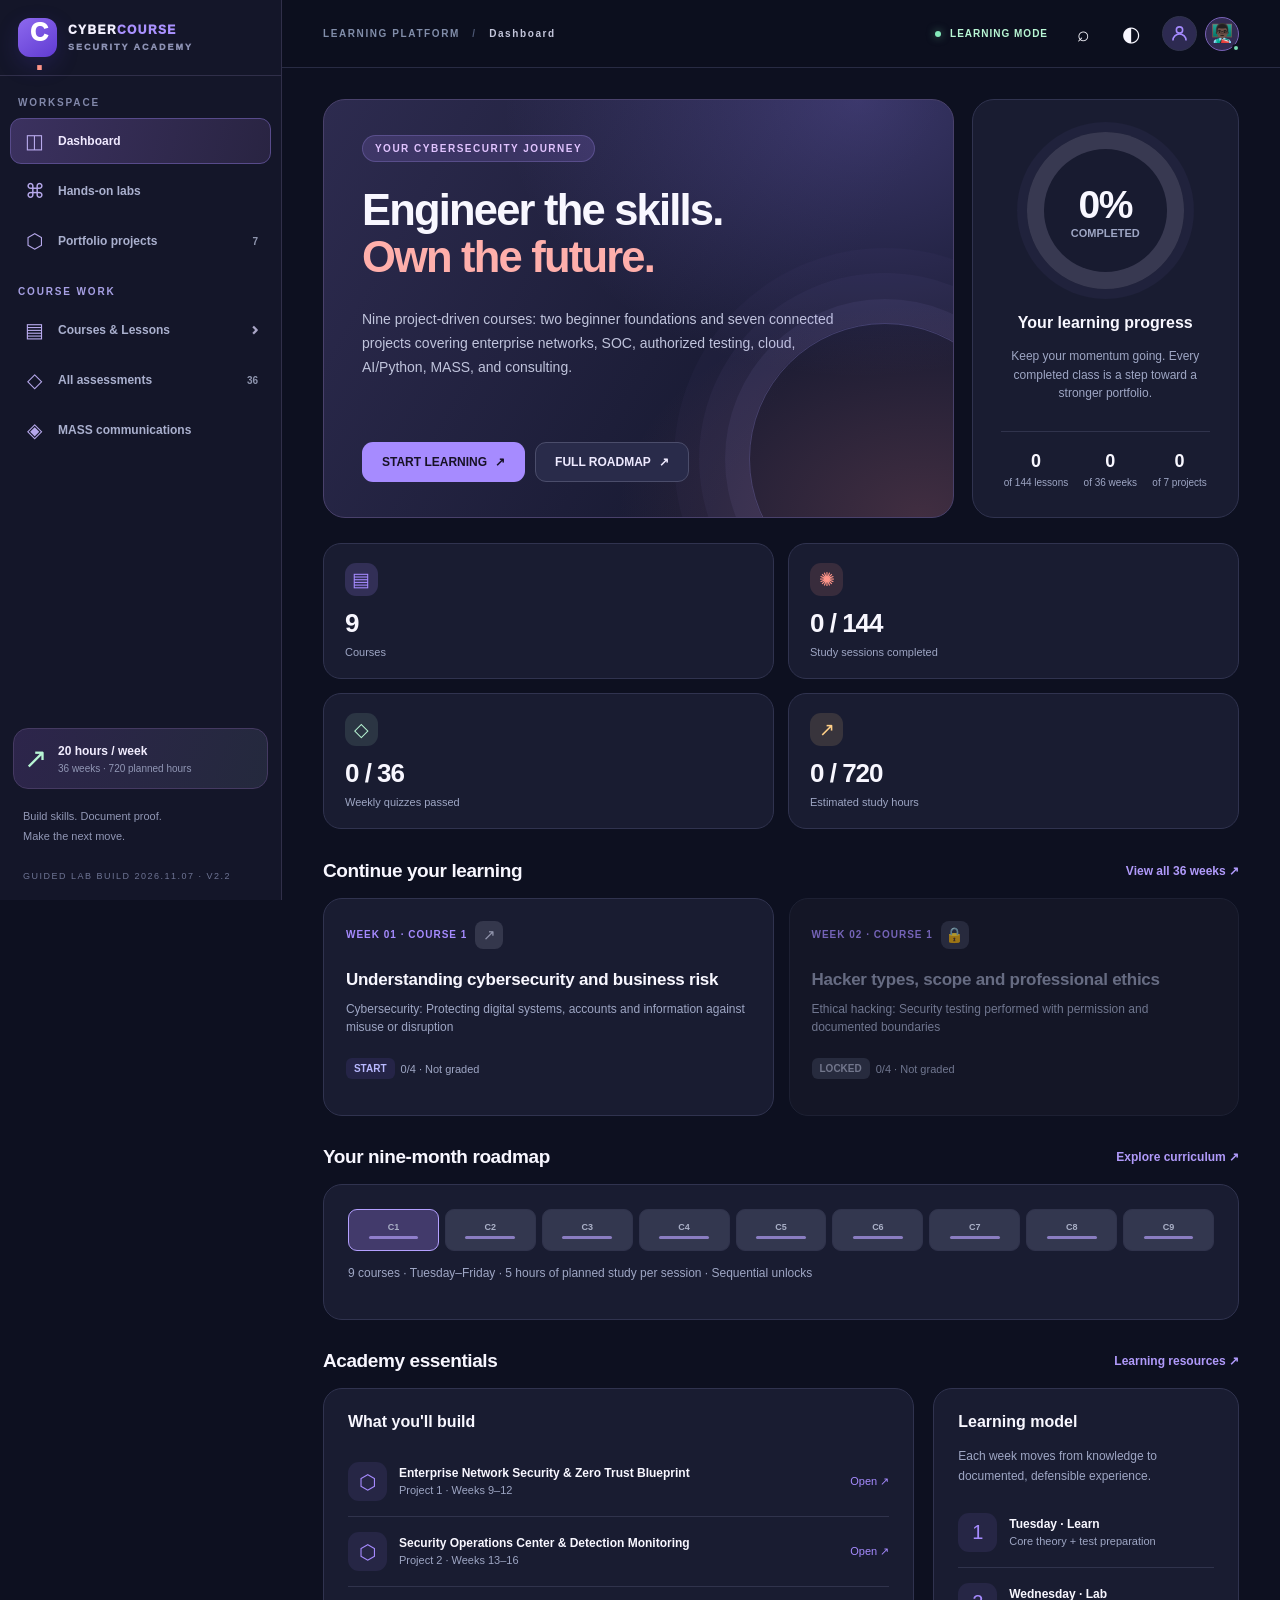
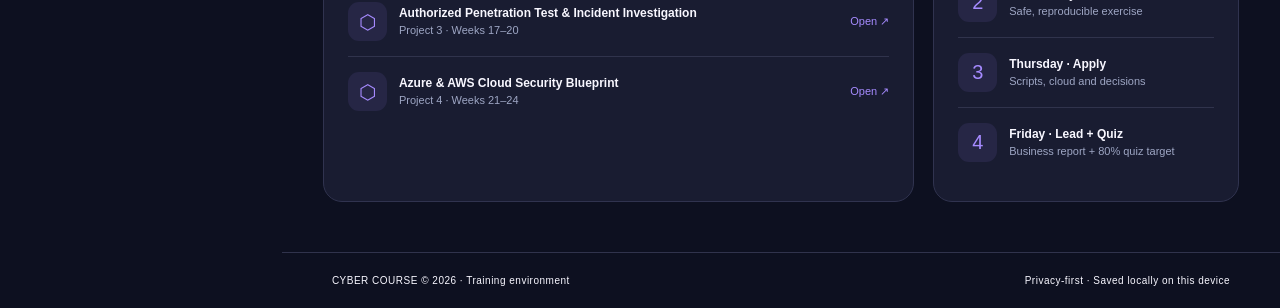
<file: index.html>
<!DOCTYPE html>
<html lang="en">
<head>
  <meta charset="UTF-8" />
  <meta name="viewport" content="width=device-width, initial-scale=1, viewport-fit=cover" />
  <meta name="theme-color" content="#111324" />
  <meta name="description" content="Cyber Course — nine-month cybersecurity academy with 144 learning sessions, labs, graded quizzes, seven connected required projects including MASS private communications and progress backup." />
  <link rel="icon" type="image/svg+xml" href="./assets/favicon.svg" />
  <link rel="manifest" href="./manifest.webmanifest" />
  <link rel="stylesheet" href="./styles.css" />
  <link rel="stylesheet" href="./layout-v4.css" />
  <link rel="stylesheet" href="./lab-upgrade.css" />
  <title>Cyber Course · Nine-Month Security Academy</title>
</head>
<body data-theme="dark">
  <div id="mobileShade" class="mobile-shade" hidden></div>
  <div class="shell" id="shell">
    <aside class="sidebar" id="sidebar" aria-label="Course navigation">
      <div class="side-top">
        <a href="#/dashboard" class="brand" aria-label="Cyber Course home"><span class="brand-logo" aria-hidden="true">C<span class="brand-dot">.</span></span><span class="brand-words">CYBER<span>COURSE</span><small>SECURITY ACADEMY</small></span></a>
        
      </div>
      <div class="side-label">WORKSPACE</div>
      <nav class="side-nav" id="sideNav">
        <a href="#/dashboard" data-section="dashboard"><span class="nav-symbol">◫</span><span class="nav-label">Dashboard</span></a>
        <a href="#/labs" data-section="labs"><span class="nav-symbol">⌘</span><span class="nav-label">Hands-on labs</span></a>
        <a href="#/projects" data-section="projects"><span class="nav-symbol">⬡</span><span class="nav-label">Portfolio projects</span><span class="nav-mini">7</span></a>
      </nav>
      <div class="side-label course-label">COURSE WORK</div>
      <nav class="side-nav course-work-nav" aria-label="Your learning tools">
        <button type="button" id="coursesToggle" class="side-nav-button" aria-expanded="false" aria-controls="coursesPanel" title="Courses and Lessons" aria-label="Expand Courses and Lessons">
          <span class="nav-symbol" aria-hidden="true">▤</span><span class="nav-label">Courses &amp; Lessons</span><span class="nav-disclosure" aria-hidden="true">⌄</span>
        </button>
        <a href="#/quizzes" data-section="quizzes" title="All assessments"><span class="nav-symbol">◇</span><span class="nav-label">All assessments</span><span class="nav-mini">36</span></a>
        <a href="#/project/6" data-section="projects" title="MASS communications"><span class="nav-symbol">◈</span><span class="nav-label">MASS communications</span></a>
      </nav>
      <section id="coursesPanel" class="courses-panel" aria-label="Expandable course catalog" hidden>
        <div class="course-map-head">
          <div class="course-map-title"><span>NINE COURSES</span><a href="#/roadmap" title="View full roadmap">Roadmap ↗</a></div>
          <label for="courseOutlineSearch" class="visually-hidden">Search your course outline</label>
          <div class="outline-search-row"><span aria-hidden="true">⌕</span><input id="courseOutlineSearch" type="search" placeholder="Search course or lesson…" autocomplete="off"><button id="outlineClear" type="button" title="Clear course search" aria-label="Clear course search" hidden>×</button></div>
          <div class="course-map-summary"><span id="courseOutlineCompleted">0 of 144 lessons</span><span>36 WEEKS</span></div>
          <div class="course-map-progress"><div id="courseOutlineTrack"></div></div>
        </div>
        <div id="courseworkOutline" class="coursework-outline" aria-label="Courses, weeks and lessons"></div>
      </section>
      <div class="side-bottom">
        <div class="weekly-target"><span class="weekly-icon">↗</span><div><b>20 hours / week</b><small>36 weeks · 720 planned hours</small></div></div>
        <p>Build skills. Document proof.<br />Make the next move.</p>
        <span class="build-id">GUIDED LAB BUILD 2026.11.07 · V2.2</span>
      </div>
      <div class="sidebar-resizer" id="sidebarResizer" role="separator" aria-label="Resize sidebar" aria-orientation="vertical" tabindex="0" title="Drag to resize sidebar"></div>
    </aside>
    <div class="workspace">
      <header class="topbar">
        <div class="top-left"><button id="menuButton" class="icon-btn menu-button" aria-label="Open navigation" title="Menu"><span class="hamburger"><i></i><i></i><i></i></span></button><span class="mobile-brand">CYBER<span>COURSE</span></span><span class="breadcrumb">LEARNING PLATFORM <span>/</span> <strong id="breadcrumbHere">Dashboard</strong></span></div>
        <div class="top-actions"><span class="top-live"><i></i> LEARNING MODE</span><button id="topSearchButton" class="icon-btn" aria-label="Search courses" title="Search">⌕</button><button id="topThemeButton" class="icon-btn" aria-label="Change theme" title="Change theme">◐</button><div class="profile-wrap"><button class="profile-button learner-profile" id="profileButton" aria-label="Open your profile and development menu" aria-expanded="false" title="My profile"><svg viewBox="0 0 24 24" fill="none" stroke="currentColor" stroke-width="1.8" aria-hidden="true"><circle cx="12" cy="8" r="3.6"/><path d="M4.5 20a7.5 7.5 0 0 1 15 0"/></svg></button><div id="profileMenu" class="profile-menu" hidden><div class="profile-header"><b id="profileDisplayName">Learner</b><small>Cyber Course student</small></div><div class="profile-group-label">YOUR DEVELOPMENT</div><button data-go="#/gradebook">▤ My development & grades</button><button data-go="#/certifications">✺ Certifications</button><button data-go="#/resources">▧ Study resources</button><div class="profile-group-label profile-group-separate">ACCOUNT & SETTINGS</div><button data-go="#/settings">⚙ Profile settings</button><button data-action="export">↧ Export progress</button><button data-action="import">↥ Import progress</button></div></div><div class="professor-wrap"><button class="professor-top-button" id="professorButton" aria-label="Open Professor Go in the header" title="Professor Go · audio tutor" aria-expanded="false"><span class="professor-portrait" aria-hidden="true">👨🏿‍🏫</span><span class="professor-online"></span></button><div class="professor-popover" id="professorPopover" hidden><div class="professor-pop-head"><span class="professor-mini">👨🏿‍🏫</span><div><b id="professorCurrentName">Professor Go</b><small id="professorCurrentField">Your audio tutor · lesson narration</small></div><button class="icon-btn" id="professorClose" aria-label="Close professor">×</button></div><p id="professorCurrentTopic" class="professor-topic">Open a lesson, then press Play to hear your professor.</p><label for="voiceChoice" class="form-label">Professor voice</label><select id="voiceChoice" class="voice-select"><option value="">System default voice</option></select><div class="voice-controls"><button id="voicePlay" class="btn small">▶ Play</button><button id="voicePause" class="btn small secondary">Ⅱ Pause</button><button id="voiceStop" class="btn small ghost">■ Stop</button></div><div class="voice-speed"><span>Speed</span><input type="range" id="voiceRate" min="0.7" max="1.55" step="0.05" value="1"/><span id="voiceRateLabel">1.00×</span></div><button id="voiceCopy" class="text-action">Copy narration script ↗</button><p class="voice-note">Narration uses available built-in voices on your device. Not a live AI conversation or a prerecorded video.</p></div></div></div>
      </header>
      <main id="mainContent" tabindex="-1"><div class="loading">Loading your academy…</div></main>
      <footer class="app-footer"><span>CYBER COURSE © 2026 · Training environment</span><span>Privacy-first · Saved locally on this device</span></footer>
    </div>
  </div>
  <div id="toast" class="toast" role="status" aria-live="polite"></div>
  <input id="importFile" type="file" accept=".json,application/json" hidden />
  <script src="./data/curriculum.js"></script>
  <script defer src="./lab-upgrade.js"></script>
  <script defer src="./app.js"></script>
  <script src="./firebase-config.js"></script>
  <script src="./firebase-sync.js"></script>
</body>
</html>
</file>
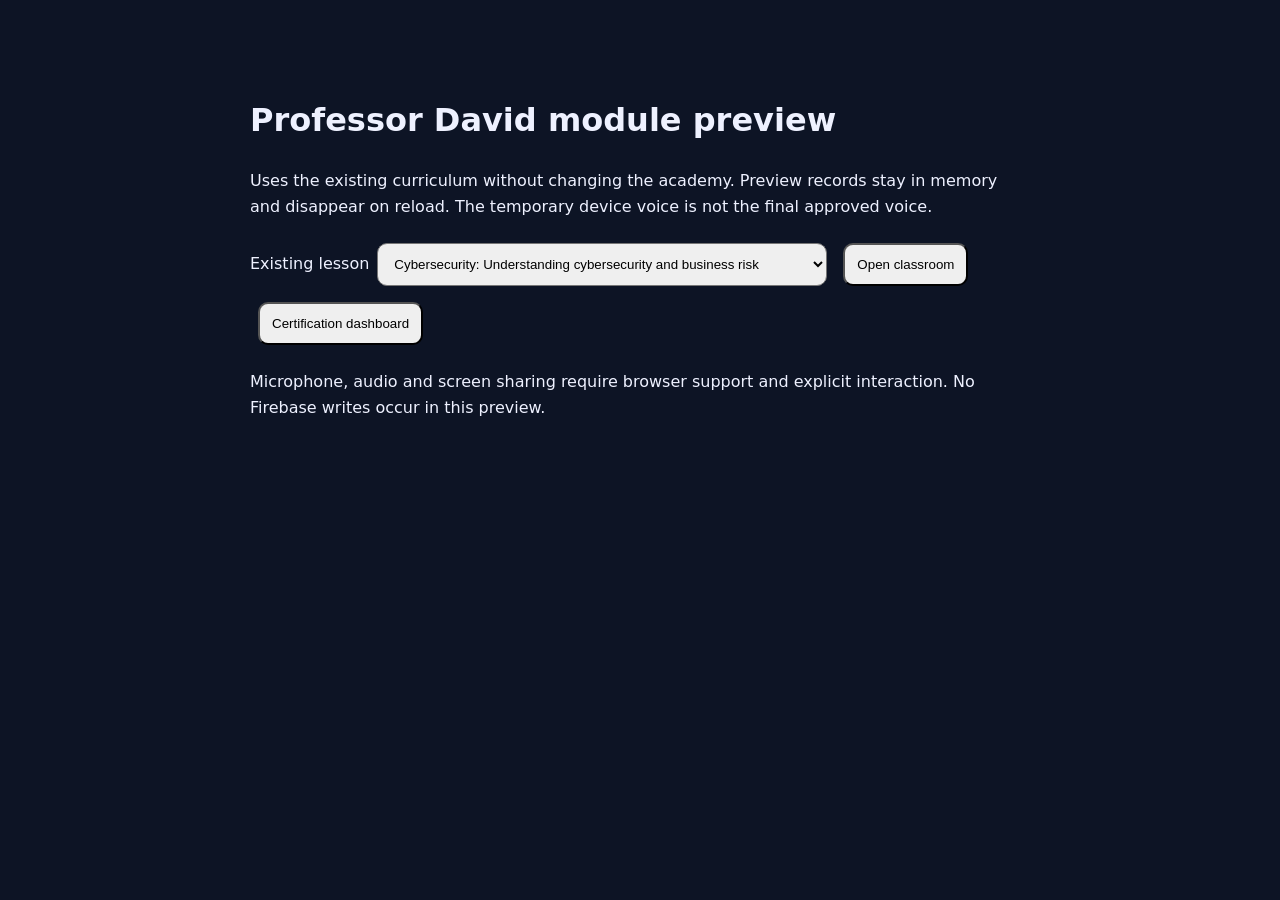
<file: modules/schoolyard-integration/preview.html>
<!doctype html><html lang="en"><meta charset="utf-8"><meta name="viewport" content="width=device-width,initial-scale=1"><title>SchoolYard · David module preview</title><style>body{background:#0d1425;color:#eef1ff;font:16px/1.6 system-ui;max-width:780px;margin:50px auto;padding:24px}button,select{padding:12px;margin:8px;border-radius:10px}a{color:#8aebda}</style><h1>Professor David module preview</h1><p>Uses the existing curriculum without changing the academy. Preview records stay in memory and disappear on reload. The temporary device voice is not the final approved voice.</p><label for="lesson">Existing lesson</label><select id="lesson"></select><button id="open">Open classroom</button><button id="board">Certification dashboard</button><p>Microphone, audio and screen sharing require browser support and explicit interaction. No Firebase writes occur in this preview.</p><script src="../../data/curriculum.js"></script><script type="module">
import '../professor-david/classroom.mjs';import '../certification-dashboard/dashboard.mjs';
const el=document.createElement('schoolyard-david');el.hidden=true;document.body.append(el);const board=document.createElement('schoolyard-certifications');board.hidden=true;document.body.append(board);
const rows=CYBER_COURSE.weeks.flatMap(w=>w.lessons.map(l=>({w,l}))),select=document.querySelector('select');rows.forEach((r,i)=>select.add(new Option(r.l.title,i)));
const memory={davidAcademic:new Map(),davidConversations:new Map()};const store={async save(kind,id,value){memory[kind].set(id,{id,...value});el.updateRecords({kind,records:[...memory[kind].values()]});},async deleteHistory(){memory.davidConversations.clear();el.updateRecords({kind:'davidConversations',records:[]});}};
document.querySelector('#open').onclick=()=>{const r=rows[Number(select.value)];el.hidden=false;el.configure({lesson:r.l,week:r.w,store});el.canQuiz=()=>true;};document.querySelector('#board').onclick=()=>board.hidden=false;
</script></html>
</file>
<file: styles.css>
:root{color-scheme:dark;--bg:#0e1020;--surface:#171a2d;--surface2:#1e2238;--surface3:#242943;--sidebar:#141627;--line:#2c314a;--muted:#9ba3bd;--ink:#f8f8ff;--lav:#9e87ff;--lav2:#6f59d8;--coral:#ff9589;--mint:#b8f6d4;--gold:#ffcf87;--blue:#9acbff;--shadow:0 18px 50px rgba(0,0,0,.19);--side-width:258px;--radius:19px;--focus:0 0 0 3px rgba(158,135,255,.32);font-family:Inter,-apple-system,BlinkMacSystemFont,'Segoe UI',sans-serif;font-size:15px}
*{box-sizing:border-box}html,body{margin:0;min-height:100%;scroll-behavior:smooth}body{background:var(--bg);color:var(--ink)}a{color:inherit;text-decoration:none}button,input,select,textarea{font:inherit}button{cursor:pointer}button:disabled{cursor:not-allowed}button:focus-visible,a:focus-visible,input:focus-visible,textarea:focus-visible,select:focus-visible{outline:2px solid var(--lav);outline-offset:3px}::selection{background:var(--lav2);color:#fff}[hidden]{display:none!important}
.shell{min-height:100vh;display:flex}.sidebar{position:fixed;inset:0 auto 0 0;width:var(--side-width);background:var(--sidebar);border-right:1px solid var(--line);z-index:25;display:flex;flex-direction:column;overflow-y:auto;overflow-x:hidden;transition:width .18s ease;scrollbar-width:thin}.workspace{width:calc(100% - var(--side-width));margin-left:var(--side-width);min-height:100vh;transition:margin-left .18s,width .18s;display:flex;flex-direction:column}.side-top{height:92px;padding:21px 16px 21px 22px;display:flex;align-items:center;justify-content:space-between;gap:4px;flex-shrink:0}.brand{display:flex;gap:11px;align-items:center;white-space:nowrap;min-width:0}.brand-logo{width:41px;height:41px;border-radius:13px;flex-shrink:0;display:grid;place-items:center;font-size:25px;font-weight:950;letter-spacing:-3px;color:#fff;background:linear-gradient(140deg,#8567ef,#684ad6);box-shadow:0 8px 22px #8567ef35}.brand-dot{color:var(--coral)}.brand-words{font-size:12px;font-weight:950;letter-spacing:1.4px}.brand-words span{color:var(--lav)}.brand-words small{display:block;font-size:9px;letter-spacing:2px;color:var(--muted);padding-top:5px}.icon-btn{background:transparent;border:1px solid transparent;color:var(--ink);height:39px;min-width:39px;border-radius:12px;display:grid;place-items:center;font-size:21px}.icon-btn:hover{background:var(--surface3);border-color:var(--line)}.side-collapse{font-size:11px;flex:0 0 28px;min-width:28px;width:28px;height:28px;opacity:.7}.side-label{color:#737c9e;font-size:10px;letter-spacing:2.15px;font-weight:900;margin:20px 24px 12px;white-space:nowrap}.side-nav{display:grid;gap:5px;padding:0 12px}.side-nav a{display:flex;align-items:center;gap:14px;min-height:46px;border-radius:12px;padding:7px 11px;color:#a3abc4;font-size:13px;font-weight:620;transition:background .15s}.side-nav a:hover{background:var(--surface2);color:#fff}.side-nav a.active{background:linear-gradient(100deg,rgba(158,135,255,.2),rgba(158,135,255,.08));color:#cdbfff;border:1px solid rgba(158,135,255,.14)}.nav-symbol{width:23px;min-width:23px;text-align:center;font-size:22px;color:#a6a4c6}.side-nav a.active .nav-symbol{color:var(--lav)}.nav-label{white-space:nowrap;overflow:hidden;text-overflow:ellipsis}.nav-mini{margin-left:auto;color:#9aa2bf;font-size:10px}.side-bottom{margin:auto 13px 14px;padding-top:18px}.side-bottom p{line-height:1.8;color:var(--muted);font-size:11px;padding:6px 10px;margin:12px 0}.build-id{font-size:9px;color:#6f7695;letter-spacing:1.5px;margin-left:10px}.weekly-target{border-radius:15px;padding:13px 10px;background:linear-gradient(110deg,rgba(158,135,255,.18),rgba(255,149,137,.08));border:1px solid rgba(158,135,255,.19);display:flex;align-items:center;gap:11px}.weekly-icon{font-size:28px;color:var(--mint)}.weekly-target b{font-size:12px;display:block}.weekly-target small{font-size:10px;color:var(--muted);display:block;padding-top:5px}.sidebar-resizer{position:fixed;z-index:28;left:calc(var(--side-width) - 5px);top:0;bottom:0;width:9px;cursor:col-resize;transition:background .2s}.sidebar-resizer:hover,.sidebar-resizer.dragging{background:rgba(158,135,255,.28)}body.sidebar-compact .side-label,body.sidebar-compact .nav-label,body.sidebar-compact .nav-mini,body.sidebar-compact .side-bottom,body.sidebar-compact .brand-words{display:none}body.sidebar-compact .side-top{height:100px;flex-direction:column;justify-content:center;gap:7px;padding:7px 4px}body.sidebar-compact .side-collapse{display:grid;transform:none}body.sidebar-compact .brand{justify-content:center}body.sidebar-compact .side-nav{padding:0 8px}body.sidebar-compact .side-nav a{justify-content:center;padding:8px 0}body.sidebar-compact .side-nav a .nav-symbol{font-size:24px}
.topbar{height:74px;display:flex;align-items:center;justify-content:space-between;gap:18px;padding:0 clamp(22px,3.2vw,52px);border-bottom:1px solid var(--line);position:sticky;top:0;z-index:20;background:color-mix(in srgb,var(--bg) 93%,transparent);backdrop-filter:blur(16px)}.top-left,.top-actions{display:flex;align-items:center;gap:13px}.top-actions{gap:8px}.breadcrumb{font-size:10px;letter-spacing:1.6px;color:#818da9;font-weight:800}.breadcrumb span{color:#4d5774;margin:0 8px}.breadcrumb strong{color:#c3c5da}.top-live{font-size:10px;color:var(--mint);font-weight:850;letter-spacing:1px;margin-right:8px;white-space:nowrap}.top-live i,.online{display:inline-block;width:6px;height:6px;border-radius:50%;background:#84e9ba;margin-right:5px;box-shadow:0 0 9px #84e9ba88}.menu-button{display:none}.profile-wrap{position:relative;margin-left:9px}.profile-button{width:39px;height:39px;border-radius:13px;border:2px solid rgba(158,135,255,.6);background:linear-gradient(140deg,#7366ce,#393d70);color:#fff;font-weight:900;font-size:16px;position:relative}.profile-button i{position:absolute;right:-4px;bottom:-3px;border:2px solid var(--bg);margin:0}.profile-menu{position:absolute;right:0;top:49px;width:218px;background:var(--surface2);border:1px solid var(--line);box-shadow:var(--shadow);border-radius:15px;padding:8px;z-index:60}.profile-header{padding:12px;border-bottom:1px solid var(--line);margin-bottom:5px}.profile-header b{display:block;font-size:13px}.profile-header small{color:var(--muted)}.profile-menu button{width:100%;text-align:left;border:none;background:transparent;color:var(--ink);border-radius:9px;padding:11px;font-size:12px}.profile-menu button:hover{background:var(--surface3)}#mainContent{width:min(100%,1500px);padding:35px clamp(20px,3.2vw,52px) 50px;margin:0 auto;flex:1}.app-footer{color:#707997;border-top:1px solid var(--line);padding:22px 5%;font-size:10px;letter-spacing:.5px;display:flex;gap:12px;justify-content:space-between}
.page-head{display:flex;justify-content:space-between;gap:18px;align-items:end;margin-bottom:27px;flex-wrap:wrap}.eyebrow{font-size:10px;font-weight:920;letter-spacing:2.1px;color:var(--lav);text-transform:uppercase}.page-title{font-size:clamp(29px,3.5vw,43px);line-height:1.12;letter-spacing:-1.8px;margin:10px 0 12px;font-weight:860}.muted{color:var(--muted)}.intro{color:#adb7ce;line-height:1.7;max-width:720px;font-size:13px;margin:0}.hero{display:grid;grid-template-columns:minmax(0,1.35fr) minmax(285px,.65fr);gap:22px;margin-bottom:25px}.hero-main{position:relative;border-radius:24px;overflow:hidden;padding:35px 38px;min-height:300px;background:radial-gradient(ellipse at 95% 100%,rgba(250,136,146,.25) 0,transparent 37%),radial-gradient(ellipse at 85% 0%,rgba(144,122,255,.32) 0,transparent 46%),linear-gradient(125deg,#282848,#15172d 74%);border:1px solid #434369;display:flex;flex-direction:column;align-items:start}.hero-main:after{content:'';pointer-events:none;position:absolute;right:-68px;bottom:-78px;width:270px;height:270px;border:1px solid #8b80d155;border-radius:50%;box-shadow:0 0 0 24px #ae9dfa11,0 0 0 50px #ae9dfa0a,0 0 0 75px #ae9dfa07}.hero-kicker{color:#e1c3ff;background:rgba(167,133,255,.16);padding:7px 12px;border:1px solid #b09bff3d;border-radius:20px;font-size:10px;font-weight:850;letter-spacing:1.5px}.hero h1{font-size:clamp(31px,3.4vw,51px);line-height:1.08;letter-spacing:-1.8px;max-width:540px;margin:25px 0 13px}.hero h1 em{font-style:normal;color:#ffafad}.hero p{max-width:490px;color:#c0c4dc;font-size:14px;line-height:1.7}.hero-actions{display:flex;flex-wrap:wrap;gap:10px;margin-top:auto;padding-top:14px;z-index:1}.btn{display:inline-flex;align-items:center;gap:8px;justify-content:center;padding:12px 19px;border-radius:11px;border:1px solid transparent;background:var(--lav);color:#171226;font-weight:900;font-size:12px;box-shadow:none;transition:filter .16s,transform .16s}.btn:hover{filter:brightness(1.08);transform:translateY(-1px)}.btn:disabled{opacity:.42;transform:none}.btn.secondary{background:#292b4a;border-color:#4b4d6b;color:#eeeaff}.btn.ghost{background:transparent;border-color:var(--line);color:var(--ink)}.btn.small{padding:9px 12px;font-size:11px}.hero-overview{border-radius:24px;padding:28px;background:var(--surface);border:1px solid var(--line);display:flex;flex-direction:column;justify-content:space-between}.ring{width:157px;height:157px;display:grid;place-items:center;border-radius:50%;margin:4px auto 13px;background:conic-gradient(var(--lav) var(--progress),#383951 0);box-shadow:0 0 0 10px rgba(156,139,255,.05)}.ring-inside{width:123px;height:123px;border-radius:50%;background:var(--surface);display:flex;flex-direction:column;align-items:center;justify-content:center}.ring-inside strong{font-size:39px;letter-spacing:-1.5px}.ring-inside small{font-size:11px;color:var(--muted);font-weight:750}.hero-overview h3{font-size:16px;margin:12px 0 3px;text-align:center}.hero-overview p{font-size:12px;color:var(--muted);text-align:center;line-height:1.55}.tiny-metrics{display:flex;gap:9px;justify-content:space-around;border-top:1px solid var(--line);padding-top:19px;margin-top:16px}.tiny-metrics span{text-align:center}.tiny-metrics strong{font-size:18px;display:block}.tiny-metrics small{color:var(--muted);font-size:10px}.metrics{display:grid;grid-template-columns:repeat(4,minmax(0,1fr));gap:14px;margin-bottom:31px}.metric{background:var(--surface);border:1px solid var(--line);border-radius:18px;padding:19px 21px;min-width:0}.metric strong{font-size:26px;letter-spacing:-1px;display:block;margin:12px 0 3px}.metric-label{font-size:11px;color:var(--muted)}.metric-symbol{width:33px;height:33px;display:grid;place-items:center;font-size:19px;border-radius:11px;background:rgba(158,135,255,.18);color:var(--lav)}.metric:nth-child(2) .metric-symbol{background:#ff958922;color:var(--coral)}.metric:nth-child(3) .metric-symbol{background:#b8f6d41d;color:var(--mint)}.metric:nth-child(4) .metric-symbol{background:#ffcf8722;color:var(--gold)}.section-heading{display:flex;align-items:center;justify-content:space-between;gap:15px;margin:30px 0 16px}.section-heading h2{font-size:19px;letter-spacing:-.4px;margin:0}.section-heading a{color:var(--lav);font-size:12px;font-weight:850}.section-heading small{font-weight:500;color:var(--muted)}
.course-grid{display:grid;grid-template-columns:repeat(3,minmax(0,1fr));gap:15px}.week-card{width:100%;min-height:217px;position:relative;text-align:left;background:var(--surface);border:1px solid var(--line);color:var(--ink);padding:22px;border-radius:19px;display:flex;flex-direction:column;transition:transform .18s,border-color .18s,box-shadow .18s}.week-card:not(.locked):hover{transform:translateY(-4px);border-color:#9789e5;box-shadow:var(--shadow)}.week-card:focus-visible{outline:2px solid var(--lav)}.week-card.locked{background:#181a29;color:#9197b1;border-color:#25293d;opacity:.68}.week-card.locked:hover{border-color:#5e5f76}.week-card .card-top{display:flex;justify-content:space-between;gap:8px;align-items:center}.week-tag{font-size:10px;color:var(--lav);font-weight:900;letter-spacing:1px}.lock-symbol{background:#34374c;color:#9296ad;display:grid;place-items:center;border-radius:8px;width:28px;height:28px;font-size:15px}.week-card h3{font-size:17px;line-height:1.3;margin:20px 0 9px;letter-spacing:-.25px;overflow-wrap:anywhere}.week-card p{font-size:12px;color:var(--muted);line-height:1.55;margin:0}.card-bottom{display:flex;align-items:center;justify-content:space-between;gap:6px;margin-top:auto;padding-top:21px;color:var(--muted);font-size:11px}.pills{display:flex;flex-wrap:wrap;gap:6px}.pill{font-size:10px;font-weight:760;border-radius:6px;padding:5px 8px;color:#b9b9ff;background:#6f59d822}.pill.green{background:#68e9a922;color:#97ecc6}.pill.amber{background:#ffcc7827;color:#ffcf87}.pill.gray{background:#34384d;color:#a3a8c0}.progress-line{height:5px;background:#32354e;border-radius:10px;overflow:hidden;margin-top:9px}.progress-line div{height:100%;background:linear-gradient(90deg,var(--lav),var(--mint));border-radius:10px}.split-layout{display:grid;grid-template-columns:minmax(0,1.45fr) minmax(280px,.75fr);gap:19px}.panel{background:var(--surface);border:1px solid var(--line);border-radius:19px;padding:24px}.panel h3{margin:0 0 16px;font-size:16px}.subhead{margin-top:0;color:var(--muted);font-size:12px;line-height:1.6}.activity-row{display:flex;gap:12px;align-items:center;padding:15px 0;border-top:1px solid var(--line)}.activity-row:first-of-type{border:0}.activity-icon{display:grid;place-items:center;flex:0 0 39px;width:39px;height:39px;border-radius:11px;background:#8a75e41d;color:var(--lav);font-size:20px}.activity-row b{display:block;font-size:12px}.activity-row small{color:var(--muted);font-size:11px}.activity-row .activity-right{margin-left:auto;font-size:11px;color:var(--lav)}.month-strip{display:grid;grid-template-columns:repeat(9,minmax(0,1fr));gap:6px}.month-block{height:42px;border:1px solid var(--line);border-radius:9px;background:#33374f;display:flex;flex-direction:column;align-items:center;justify-content:center;font-size:9px;color:#aab0c7;gap:4px}.month-block.passed{background:#6254b1;color:#fff;border-color:#8878cf}.month-block.current{border-color:#b4a0ff;background:#423a6b}.month-block i{height:3px;border-radius:2px;background:#b8a3ff;width:56%;opacity:.65}.month-block.passed i{background:var(--mint);opacity:1}
.toolbar{display:flex;flex-wrap:wrap;align-items:center;gap:10px;margin-bottom:20px}.search-input,.select,.text-field,.notes-area{border-radius:12px;border:1px solid var(--line);background:var(--surface);color:var(--ink);padding:12px 14px;outline:0}.search-input{flex:1;min-width:175px}.search-input:focus,.select:focus,.text-field:focus,.notes-area:focus{border-color:var(--lav);box-shadow:var(--focus)}.select{max-width:240px}.toolbar .pill{font-size:11px}.mini-note{font-size:12px;color:var(--muted);line-height:1.7}.month-header{display:flex;align-items:center;justify-content:space-between;gap:12px;margin:26px 0 13px}.month-header h2{font-size:18px;margin:0}.month-header small{font-size:11px;color:var(--muted)}.backlink{display:inline-flex;align-items:center;gap:8px;font-size:12px;color:var(--lav);font-weight:820;margin-bottom:17px}.week-head{background:linear-gradient(120deg,#272447,#171c30);border:1px solid #383455;border-radius:20px;padding:25px 28px;display:flex;justify-content:space-between;gap:18px;align-items:start;margin-bottom:18px}.week-head h1{font-size:clamp(25px,3vw,35px);margin:10px 0 10px;letter-spacing:-.8px}.week-head p{line-height:1.6;font-size:12px;color:#c0bcd7;max-width:650px}.stepper{display:grid;grid-template-columns:repeat(4,1fr);gap:9px;margin:17px 0}.step{min-height:73px;border-radius:13px;border:1px solid var(--line);background:var(--surface);padding:13px 10px;color:var(--ink);text-align:left;display:flex;gap:9px;align-items:center;transition:border .2s}.step.active{border-color:var(--lav);box-shadow:inset 0 0 0 1px #9e87ff42}.step.locked{opacity:.45;background:#171924}.step.done{border-color:#4d826e}.step .step-no{font-size:16px;color:var(--lav);font-weight:950}.step.done .step-no{color:var(--mint)}.step small{font-size:10px;color:var(--muted);display:block;margin-top:3px}.step b{font-size:11px}.lesson-layout{display:grid;grid-template-columns:minmax(0,1.45fr) minmax(270px,.7fr);gap:18px}.lesson-main,.lesson-aside{display:grid;gap:17px;align-content:start}.lesson-card{background:var(--surface);border:1px solid var(--line);border-radius:19px;padding:25px}.lesson-card h2{font-size:20px;line-height:1.3;margin:0 0 15px;letter-spacing:-.4px}.lesson-card h3{font-size:14px;margin:16px 0 11px}.lesson-card p,.lesson-card li{font-size:13px;line-height:1.78;color:#b6bdd2}.lesson-card ul,.lesson-card ol{padding-left:24px}.lesson-card li{padding:3px 0}.callout{background:linear-gradient(110deg,#282340,#212239);border-left:3px solid var(--lav);padding:17px 20px;border-radius:0 12px 12px 0;margin:18px 0;color:#ddd9f2;font-size:12px;line-height:1.8}.highlight-box{background:linear-gradient(115deg,#292a4b,#20223a);padding:18px 19px;border:1px solid #444267;border-radius:14px;line-height:1.7;font-size:13px}.check-list{display:grid;gap:10px}.check-item{display:flex;align-items:start;gap:10px;font-size:12px;color:#c4c8dc;padding:10px;background:var(--surface2);border-radius:10px}.check-item input{accent-color:var(--lav);width:17px;height:17px;margin:0}.notes-area{width:100%;min-height:165px;resize:vertical;font-size:12px;line-height:1.6}.action-row{display:flex;gap:9px;align-items:center;flex-wrap:wrap;margin-top:18px}.voice-card{position:relative;overflow:hidden;border-radius:18px;background:linear-gradient(145deg,#35305e,#232744 72%);border:1px solid #484175;padding:23px}.voice-head{display:flex;align-items:center;gap:13px;margin-bottom:13px}.voice-avatar{background:linear-gradient(140deg,#9c85f4,#7058cf);width:57px;height:57px;flex:0 0 57px;display:grid;place-items:center;border-radius:18px;font-size:27px;box-shadow:0 8px 18px #11132644}.voice-head h3{font-size:15px;margin:0 0 3px}.voice-head small{font-size:11px;color:#c4bbec}.voice-card p{font-size:11px;line-height:1.6;color:#bdb9d9}.voice-select{width:100%;padding:10px;border-radius:10px;background:#292646;color:#f4f1ff;border:1px solid #5e5389;margin-top:12px;font-size:11px}.voice-controls{display:flex;gap:7px;flex-wrap:wrap;margin-top:14px}.voice-controls .btn{flex:1;min-width:64px}.voice-speed{display:flex;align-items:center;justify-content:space-between;gap:13px;margin-top:11px;font-size:11px;color:#ded5ef}.voice-speed input{flex:1;accent-color:var(--lav)}.voice-note{font-size:10px;color:#b3a9cf;margin-top:13px}.tip-list{padding-left:17px;color:var(--muted);font-size:12px;line-height:1.8}.grading-summary{display:grid;grid-template-columns:repeat(2,1fr);gap:10px}.grading-summary div{background:var(--surface2);border-radius:13px;padding:14px}.grading-summary b{font-size:19px;display:block}.grading-summary small{font-size:10px;color:var(--muted)}
.quiz-question{border-bottom:1px solid var(--line);padding:22px 0}.quiz-question:last-child{border-bottom:0}.quiz-question h3{font-size:14px;line-height:1.6;margin:0 0 12px}.choice{display:flex;align-items:center;gap:10px;background:var(--surface2);border:1px solid transparent;padding:13px;border-radius:10px;margin-top:8px;color:#cdd1e4;font-size:12px;line-height:1.45;cursor:pointer}.choice:hover{border-color:#67608f}.choice input{accent-color:var(--lav)}.choice.correct{border-color:#64ab86;background:#64ab8621}.choice.incorrect{border-color:#cd7b78;background:#cd7b7821}.quiz-result{background:var(--surface2);border-radius:13px;padding:17px;line-height:1.6;font-size:12px;margin-top:18px}.quiz-result.pass{border:1px solid #64ab86}.quiz-result.fail{border:1px solid #cd7b78}.quiz-explanation{margin:10px 0 0;color:var(--muted);font-size:12px;line-height:1.65}.project-card{border:1px solid var(--line);border-radius:19px;background:var(--surface);padding:24px;display:flex;flex-direction:column;min-height:240px}.project-card h3{font-size:17px;margin:17px 0 10px}.project-card p{font-size:12px;line-height:1.65;color:var(--muted);flex:1}.project-card:hover{border-color:var(--lav)}.project-card .btn{align-self:flex-start}.project-progress{width:100%;height:5px;background:var(--surface3);border-radius:10px;overflow:hidden;margin-top:14px}.project-progress div{height:100%;background:var(--mint)}.resource-card{border:1px solid var(--line);border-radius:16px;padding:21px;background:var(--surface)}.resource-card h3{margin:8px 0 7px;font-size:15px}.resource-card p{color:var(--muted);font-size:12px;line-height:1.6}.resource-card a{font-size:12px;color:var(--lav);font-weight:700}.resources-grid{display:grid;grid-template-columns:repeat(3,minmax(0,1fr));gap:14px}.two-cols{display:grid;grid-template-columns:repeat(2,minmax(0,1fr));gap:15px}.settings-grid{display:grid;grid-template-columns:repeat(2,minmax(0,1fr));gap:17px}.setting-row{display:flex;gap:13px;align-items:center;justify-content:space-between;padding:14px 0;border-bottom:1px solid var(--line)}.setting-row:last-child{border:0}.setting-row b{font-size:13px}.setting-row small{font-size:11px;color:var(--muted);display:block;margin-top:5px;line-height:1.5}.form-label{font-size:12px;color:var(--muted);display:block;margin:0 0 8px}.text-field{width:100%}.banner-note{background:linear-gradient(120deg,#312d4a,#242741);padding:17px 20px;border:1px solid #4c4768;border-radius:13px;color:#d7d0ed;line-height:1.7;font-size:12px;margin:18px 0}.danger-zone{border-color:#7c4248}.text-action{border:0;background:none;color:var(--lav);padding:0;font-size:12px;font-weight:800;cursor:pointer}.tag-row{display:flex;flex-wrap:wrap;gap:8px}.mini-filter{background:var(--surface2);border:1px solid var(--line);padding:8px 12px;border-radius:10px;color:var(--muted);font-size:11px}.mini-filter.active{color:var(--lav);border-color:var(--lav)}.quote{border-left:3px solid var(--coral);padding:10px 18px;margin:15px 0;color:#ded9ee;font-size:13px;line-height:1.8}.empty-state{border:1px dashed var(--line);padding:32px;border-radius:18px;text-align:center;color:var(--muted)}.toast{position:fixed;bottom:22px;right:22px;max-width:min(450px,calc(100vw - 44px));z-index:90;background:#313258;border:1px solid #8274c1;color:#fff;border-radius:14px;padding:15px 18px;font-size:12px;box-shadow:var(--shadow);opacity:0;pointer-events:none;transform:translateY(15px);transition:all .2s}.toast.show{opacity:1;transform:translateY(0)}.mobile-shade{display:none}.loading{color:var(--muted);padding:80px;text-align:center}
body[data-theme=light]{color-scheme:light;--bg:#f6f5fb;--surface:#fff;--surface2:#f1f0fa;--surface3:#e9e8f4;--sidebar:#ffffff;--line:#e2e1ec;--muted:#6c728a;--ink:#28253c;--lav:#6949d3;--lav2:#6949d3;--coral:#e17269;--mint:#238965;--gold:#bb7b21;--blue:#3280c2;--shadow:0 20px 40px #25213e18}.sidebar,.app-footer{color:var(--ink)}body[data-theme=light] .hero-main{color:#fff}body[data-theme=light] .hero-overview,body[data-theme=light] .metric,body[data-theme=light] .panel{color:var(--ink)}body[data-theme=light] .week-card.locked{background:#eeeef3;color:#70768a}body[data-theme=light] .week-card p,body[data-theme=light] .lesson-card p,body[data-theme=light] .lesson-card li{color:var(--muted)}body[data-theme=light] .sidebar .nav-symbol{color:#817e96}body[data-theme=light] .side-nav a{color:#625c76}body[data-theme=light] .intro{color:var(--muted)}body[data-theme=light] .ring{background:conic-gradient(#6949d3 var(--progress),#e0dcef 0)}body[data-theme=light] .ring-inside{background:#fff}body[data-theme=light] .hero-overview h3{color:var(--ink)}body[data-theme=light] .week-head{background:linear-gradient(120deg,#eeeaf9,#f9f9fc)}body[data-theme=light] .week-head p{color:#6e6588}body[data-theme=light] .highlight-box{color:#f4f3ff}body[data-theme=light] .callout{color:#f4f1ff}body[data-theme=light] .choice{color:var(--ink)}body[data-theme=light] .top-live{color:#238965}
@media(max-width:1300px){.course-grid,.resources-grid{grid-template-columns:repeat(2,minmax(0,1fr))}.metrics{grid-template-columns:repeat(2,1fr)}.hero{grid-template-columns:minmax(0,1.2fr) minmax(240px,.8fr)}}
@media(max-width:1020px){.lesson-layout,.split-layout{grid-template-columns:1fr}.lesson-aside{grid-template-columns:repeat(2,minmax(0,1fr));align-items:start}.hero-main{padding:28px}.hero-overview{padding:22px}.settings-grid{grid-template-columns:1fr}.sidebar{width:var(--side-width)}}
@media(max-width:790px){:root{--side-width:0px}.sidebar{width:min(300px,86vw)!important;transform:translateX(-105%);box-shadow:var(--shadow);transition:transform .2s}.workspace{margin-left:0!important;width:100%!important}.mobile-shade:not([hidden]){display:block;position:fixed;inset:0;z-index:23;background:#080912aa;backdrop-filter:blur(3px)}body.mobile-open .sidebar{transform:translateX(0)}.menu-button{display:grid}.sidebar-resizer,.side-collapse{display:none!important}.sidebar .side-label,.sidebar .nav-label,.sidebar .nav-mini,.sidebar .side-bottom,.sidebar .brand-words{display:initial!important}.sidebar .side-bottom{display:block!important}.sidebar .side-top{justify-content:flex-start!important;padding:20px!important}.sidebar .side-nav a{justify-content:flex-start!important;padding:7px 11px!important}.sidebar .side-nav{padding:0 12px!important}.topbar{padding:0 16px;height:65px}.breadcrumb{font-size:9px}.top-live{display:none}.top-actions{gap:3px}.profile-wrap{margin-left:0}#mainContent{padding:25px 16px 32px}.hero{grid-template-columns:1fr}.hero-main{min-height:288px}.hero-overview{display:grid;grid-template-columns:160px 1fr;gap:8px 18px;align-items:center}.hero-overview>.ring{grid-row:1/4}.hero-overview h3,.hero-overview p{text-align:left}.hero-overview .tiny-metrics{grid-column:1/3}.hero-overview h3{margin:0}.hero-overview p{margin:0}.app-footer{font-size:9px;padding:15px;flex-wrap:wrap}.week-head{padding:24px 20px}.stepper{grid-template-columns:repeat(2,1fr)}.lesson-aside{grid-template-columns:1fr}.course-grid,.resources-grid{grid-template-columns:repeat(2,1fr)}.two-cols{grid-template-columns:1fr}.month-strip{gap:4px}.month-block{font-size:8px}}
@media(max-width:510px){.hero-main{padding:26px 23px;min-height:300px}.hero h1{font-size:34px}.hero-actions{width:100%}.hero-actions .btn{flex:1}.hero-overview{grid-template-columns:125px 1fr;padding:18px 12px}.ring{height:120px;width:120px}.ring-inside{width:95px;height:95px}.ring-inside strong{font-size:30px}.hero-overview h3{font-size:14px}.metrics{gap:9px}.metric{padding:14px}.metric strong{font-size:21px}.metric-label{font-size:10px}.course-grid,.resources-grid{grid-template-columns:1fr}.week-card{min-height:182px}.section-heading h2{font-size:17px}.week-head{display:block}.stepper{gap:7px}.step{min-height:65px}.step .step-no{font-size:14px}.step b{font-size:10px}.lesson-card{padding:18px}.voice-card{padding:18px}.topbar .breadcrumb{letter-spacing:.7px}.top-actions .icon-btn{min-width:33px;width:33px}.topbar .profile-button{width:34px;height:34px}.toolbar{gap:7px}.toolbar .search-input{width:100%;flex:unset}.toolbar .select{flex:1}.month-strip{grid-template-columns:repeat(9,minmax(0,1fr));gap:3px}.month-block{height:32px;font-size:7px}.month-block i{height:2px}.pill{font-size:9px}}
@media(prefers-reduced-motion:reduce){*,*:before,*:after{scroll-behavior:auto!important;transition:none!important;animation:none!important}}
/* CYBER COURSE 2026.11.03 • coursework reader and assessment upgrade */
.course-label{margin-top:21px;color:var(--mint)}.side-label-soft{display:flex;align-items:center;justify-content:space-between;gap:4px;opacity:.7;margin:20px 19px 4px 24px;font-size:9px;letter-spacing:1.2px}.side-label-soft small{font-size:8px;white-space:nowrap;letter-spacing:.3px;color:var(--lav)}.coursework-outline{padding:1px 11px 14px;display:grid;gap:4px}.outline-month{border:1px solid transparent;border-radius:10px}.outline-month[open]{background:rgba(141,132,200,.045);border-color:var(--line)}.outline-month summary{list-style:none;cursor:pointer;padding:10px 12px;font-weight:730;color:var(--muted);font-size:11px;display:flex;justify-content:space-between;gap:9px;align-items:center;border-radius:10px}.outline-month summary::-webkit-details-marker{display:none}.outline-month summary:before{content:'▸';display:inline-block;font-size:10px;transition:transform .15s;margin-right:3px;color:var(--lav)}.outline-month[open] summary:before{transform:rotate(90deg)}.outline-month summary span{margin-left:auto;font-size:9px;opacity:.7}.outline-weeks{max-height:270px;overflow:auto;scrollbar-width:thin;padding:0 6px 5px}.outline-week{margin:4px 0 9px;border-left:1px solid var(--line);padding-left:8px}.outline-week-link,.outline-assessment{display:flex;gap:7px;align-items:baseline;color:var(--muted);font-size:10px;padding:5px 1px;line-height:1.45}.outline-week-link span,.outline-assessment span{flex:0 0 13px;text-align:center;color:var(--lav)}.outline-week-link:hover,.outline-assessment:hover,.outline-week-link.selected{color:var(--ink)}.outline-assessment{padding-left:5px;color:#a7a2c5}.side-nav a.active{min-height:45px}body.sidebar-compact .coursework-outline,body.sidebar-compact .side-label-soft{display:none}body.sidebar-compact .coursework-links{margin-top:12px}
.learner-profile{background:var(--surface2);border:1px solid var(--line);color:var(--lav);display:grid;place-items:center}.learner-profile svg{width:21px;height:21px}.profile-menu{width:min(274px,calc(100vw - 22px));max-height:min(78vh,560px);overflow:auto}.profile-group-label{font-size:9px;letter-spacing:1.5px;color:var(--mint);font-weight:850;padding:12px 12px 5px}.profile-group-separate{margin-top:8px;border-top:1px solid var(--line);color:var(--lav)}
.professor-wrap{position:relative;z-index:50}.professor-top-button{width:44px;height:44px;border:1px solid #8d72d9;border-radius:15px;background:linear-gradient(150deg,#6c59aa,#342956);display:grid;place-items:center;color:#fff;box-shadow:0 7px 22px #7052cc2f;position:relative}.professor-top-button:hover,.professor-top-button[aria-expanded=true]{filter:brightness(1.15);outline:1px solid var(--lav)}.professor-portrait{font-size:25px;line-height:1}.professor-online{position:absolute;right:-3px;bottom:-3px;width:10px;height:10px;background:#78dbb2;border:2px solid var(--bg);border-radius:50%}.professor-popover{position:absolute;right:0;top:53px;width:min(355px,calc(100vw - 20px));border:1px solid #655487;border-radius:18px;background:var(--surface);box-shadow:0 24px 70px #05060aa8;padding:19px;z-index:65}.professor-pop-head{display:flex;align-items:center;gap:10px;margin-bottom:12px}.professor-pop-head b{display:block;font-size:15px}.professor-pop-head small{display:block;font-size:10px;color:var(--muted);margin-top:5px;line-height:1.4}.professor-pop-head .icon-btn{margin-left:auto;flex:0 0 29px;width:29px;min-width:29px;height:29px}.professor-mini{background:linear-gradient(130deg,#7d67c7,#49416e);width:43px;height:43px;border-radius:13px;display:grid;place-items:center;font-size:23px;flex:0 0 43px}.professor-topic{font-size:12px;line-height:1.65;color:var(--muted);margin:10px 0 20px}.professor-popover .voice-select{background:var(--surface2);color:var(--ink);margin:0}.professor-popover .voice-note{color:var(--muted);line-height:1.5}.professor-popover .text-action{margin-top:16px}
.reader-heading{margin:21px 0 27px}.reader-heading h1{font-size:clamp(30px,3.5vw,43px);line-height:1.13;letter-spacing:-1.3px;margin:11px 0 13px}.reader-heading p{color:var(--muted);line-height:1.7;font-size:13px;max-width:820px}.reader-badges{display:flex;align-items:center;gap:7px;flex-wrap:wrap;margin-top:16px}.course-reader{display:grid;grid-template-columns:minmax(175px,210px) minmax(0,1fr) minmax(190px,235px);gap:15px;align-items:start}.reader-outline{background:var(--surface);border:1px solid var(--line);border-radius:17px;padding:17px 12px;position:sticky;top:94px;max-height:calc(100vh - 100px);overflow:auto;scrollbar-width:thin}.reader-outline-title{font-size:10px;color:var(--lav);font-weight:850;letter-spacing:1.6px;margin:6px 8px}.reader-outline .mini-note{padding:0 8px;font-size:10px;line-height:1.5}.outline-session{display:flex;align-items:center;text-align:left;gap:9px;border:1px solid transparent;border-radius:10px;padding:10px 7px;background:transparent;color:var(--muted);width:100%;margin:4px 0}.outline-session>span{width:28px;height:28px;border-radius:8px;flex:0 0 28px;background:var(--surface3);display:grid;place-items:center;font-weight:800;font-size:11px;color:var(--lav)}.outline-session>div{min-width:0}.outline-session b{font-size:11px;line-height:1.3;display:block}.outline-session small{font-size:9px;display:block;color:var(--muted);margin-top:4px}.outline-session:hover,.outline-session.active{background:var(--surface2);border-color:#675a9b55;color:var(--ink)}.outline-session.done>span{background:#216f5955;color:var(--mint)}.quiz-outline{margin-top:12px;border-top:1px solid var(--line)}.reader-outline-note{border-top:1px solid var(--line);margin-top:12px;padding:13px 8px 0;color:var(--muted);font-size:10px;line-height:1.65}
.reader-article{min-width:0}.reader-paper{padding:clamp(20px,2.9vw,40px);line-height:1.85}.reader-paper>h2{font-size:clamp(23px,2.4vw,31px);margin:12px 0 16px;letter-spacing:-.7px;line-height:1.2}.reader-paper h3{font-size:16px;margin:29px 0 11px;line-height:1.5}.reader-paper p,.reader-paper li{font-size:13px;line-height:1.85;color:var(--muted)}.reader-paper .reading-lede{font-size:15px;color:var(--ink);font-weight:470}.reader-divider{height:1px;background:var(--line);margin:24px 0}.reading-points{padding-left:25px}.reading-points li{padding:4px 0}.reading-points li::marker{color:var(--lav)}.reader-scenario{border-left:4px solid var(--coral);padding:15px 18px;background:var(--surface2);font-size:13px;line-height:1.8;border-radius:0 11px 11px 0;color:var(--ink)}.reader-checkpoint{background:var(--surface2);border:1px solid var(--line);border-radius:13px;padding:21px;margin:29px 0}.reader-checkpoint h3{margin:11px 0 7px}.reader-checkpoint p{margin:6px 0}.lesson-notes{margin-top:30px}.lesson-notes textarea{min-height:160px}.reading-bottom{border-top:1px solid var(--line);padding-top:17px;margin-top:30px}.reader-rail{position:sticky;top:94px;display:grid;gap:14px}.reader-rail .panel{padding:18px}.reader-rail .panel h3{font-size:13px;margin:10px 0}.reader-rail .panel .btn{max-width:100%;white-space:normal;text-align:center}.reader-rail .grading-summary{grid-template-columns:repeat(2,minmax(0,1fr));margin-top:14px}.reader-rail .grading-summary div{padding:11px 9px}.reader-rail .grading-summary b{font-size:20px}.reader-rail .grading-summary small{font-size:9px}
.filter-tabs{display:flex;align-items:center;gap:9px;flex-wrap:wrap;margin:18px 0 24px}.filter-pill{background:var(--surface);border:1px solid var(--line);color:var(--muted);padding:12px 15px;border-radius:12px;font-size:12px;font-weight:750;display:flex;align-items:center;gap:10px}.filter-pill span{font-size:10px;color:var(--lav);border-radius:15px;background:var(--surface3);padding:3px 7px}.filter-pill.selected,.filter-pill:hover{border-color:var(--lav);color:var(--ink);background:var(--surface2)}.filter-pill.selected{box-shadow:inset 0 -3px 0 var(--lav)}.assessment-grid{display:grid;grid-template-columns:repeat(2,minmax(0,1fr));gap:14px}.assessment-list-card{display:flex;flex-direction:column;text-align:left;border:1px solid var(--line);border-radius:17px;background:var(--surface);padding:21px;min-height:218px;color:var(--ink)}.assessment-list-card h3{font-size:15px;margin:15px 0 8px;line-height:1.45}.assessment-list-card p{font-size:12px;line-height:1.65;color:var(--muted);margin:0 0 19px;flex:1}.assessment-list-card:hover{border-color:var(--lav);transform:translateY(-1px)}.assessment-list-card.preview{opacity:.75;background:color-mix(in srgb,var(--surface) 86%,var(--bg))}.assessment-list-footer{display:flex;justify-content:space-between;gap:11px;align-items:center;font-size:10px;color:var(--muted)}.card-access{font-size:11px;color:var(--lav);font-weight:850;padding-top:13px;margin-top:10px;border-top:1px solid var(--line)}.assessment-banner{display:flex;gap:16px;background:linear-gradient(105deg,#2c3048,#252941);border:1px solid #4a5172;border-radius:16px;padding:17px 20px;margin:17px 0 19px;align-items:center}.assessment-banner.preview{background:#2e2c3b;border-color:#5a506a}.assessment-status-symbol{font-size:25px}.assessment-banner b{font-size:14px}.assessment-banner p{color:#cad0e2;font-size:12px;line-height:1.6;margin:5px 0 0}.assessment-layout{display:grid;grid-template-columns:minmax(0,1fr) minmax(210px,300px);gap:18px;align-items:start}.assessment-paper{min-width:0;padding:clamp(18px,3vw,35px)}.assessment-paper>h2{font-size:25px;margin:16px 0 7px}.assessment-paper>p{font-size:12px;line-height:1.75}.assessment-paper fieldset.quiz-question{margin:0;border:0;border-bottom:1px solid var(--line);padding:24px 0;min-width:0}.assessment-paper legend{padding-top:18px;font-size:14px;font-weight:740;line-height:1.65;max-width:100%}.assessment-paper .choice{font-size:13px;padding:15px;margin-top:10px;cursor:pointer}.assessment-paper fieldset:disabled .choice{cursor:not-allowed;opacity:.6}.assessment-side{position:sticky;top:93px;padding:25px}.assessment-side h3{font-size:14px}.assessment-side .subhead{font-size:12px;line-height:1.7}.assessment-rule{border-top:1px solid var(--line);padding:13px 0;display:grid;grid-template-columns:1fr auto;gap:2px}.assessment-rule b{font-size:11px;color:var(--muted)}.assessment-rule strong{font-size:24px;color:var(--lav);grid-row:span 2}.assessment-rule small{font-size:10px;color:var(--muted)}.grade-table-wrap{overflow-x:auto;margin-top:15px}.grade-table{width:100%;border-collapse:collapse;min-width:710px}.grade-table th,.grade-table td{padding:13px 11px;text-align:left;font-size:12px;border-bottom:1px solid var(--line)}.grade-table th{font-size:10px;color:var(--lav);text-transform:uppercase;letter-spacing:1px}.grade-table td:first-child{min-width:230px}.grade-table a{color:var(--lav);font-weight:700}
body[data-theme=light] .assessment-banner{background:#e9e6f4;border-color:#cec6ea}body[data-theme=light] .assessment-banner p{color:#5d5970}body[data-theme=light] .reader-paper .reading-lede,body[data-theme=light] .reader-scenario{color:var(--ink)}body[data-theme=light] .professor-popover{box-shadow:0 20px 50px #322a6540}body[data-theme=light] .assessment-list-card.preview{background:#f2f1f7}
@media(max-width:1380px){.course-reader{grid-template-columns:minmax(165px,190px) minmax(0,1fr)}.reader-rail{position:static;grid-column:2;grid-row:2;grid-template-columns:repeat(3,minmax(0,1fr))}.reader-rail .panel{min-width:0}}
@media(max-width:1080px){.course-reader{grid-template-columns:minmax(155px,190px) minmax(0,1fr)}.reader-outline{top:80px}.assessment-layout{grid-template-columns:1fr}.assessment-side{position:static;display:grid;grid-template-columns:repeat(2,minmax(0,1fr));gap:10px}.assessment-side>h3,.assessment-side>.eyebrow{grid-column:1/-1}}
@media(max-width:790px){.course-reader{grid-template-columns:1fr}.reader-outline{position:static;max-height:none;display:grid;grid-template-columns:repeat(2,minmax(0,1fr));gap:5px}.reader-outline-title,.reader-outline>.mini-note,.reader-outline-note{grid-column:1/-1}.reader-outline-note{margin-top:2px}.outline-session{margin:0}.reader-rail{grid-column:1;grid-row:auto;grid-template-columns:1fr 1fr}.professor-top-button{width:42px;height:42px}.professor-portrait{font-size:24px}.assessment-grid{grid-template-columns:1fr 1fr}.assessment-side{grid-template-columns:1fr 1fr}.assessment-banner{align-items:start}.coursework-outline{display:grid!important}}
@media(max-width:540px){.topbar{gap:6px}.top-left{min-width:0}.topbar .breadcrumb{white-space:nowrap;overflow:hidden;text-overflow:ellipsis;max-width:140px}.learner-profile{width:35px;height:35px}.professor-top-button{width:39px;height:39px;border-radius:12px}.professor-portrait{font-size:22px}.professor-popover{right:-3px;top:47px}.course-reader{gap:13px}.reader-heading{margin:17px 0}.reader-heading h1{font-size:30px}.reader-outline{padding:14px 10px}.reader-outline-title{margin:3px}.reader-paper{padding:20px 17px}.reader-paper h3{font-size:15px}.reader-paper p,.reader-paper li{font-size:12.5px}.reader-rail{grid-template-columns:1fr}.assessment-grid{grid-template-columns:1fr}.assessment-side{display:block}.assessment-banner{padding:15px}.filter-pill{font-size:11px;padding:10px 12px}.filter-tabs{gap:7px}.assessment-list-card{min-height:190px}.profile-menu{right:-48px}.week-card .card-bottom{flex-wrap:wrap}}

/* 2026-11-04 COURSE NAVIGATION REDESIGN
   Hierarchy inspired by the uploaded course-platform screen recording:
   section → week → lesson / graded assessment, with inline progress,
   visible states and a focused reading flow. No third-party styles. */
:root{--side-width:338px}
.visually-hidden{position:absolute!important;width:1px;height:1px;padding:0;margin:-1px;overflow:hidden;clip:rect(0,0,0,0);white-space:nowrap;border:0}
.sidebar{background:#f7f8fd;color:#29283b;border-right:1px solid #dcddea;scrollbar-color:#cdd1e2 transparent}
.sidebar .side-top{background:#f7f8fd;height:76px;padding:15px 17px;border-bottom:1px solid #e2e4ed}
.sidebar .brand-words{color:#24243c}
.sidebar .brand-words span{color:#5e47bd}
.sidebar .brand-words small{color:#7d8199}
.sidebar .side-collapse{color:#494463;opacity:1;background:#e9e8f5;flex:0 0 27px}
.sidebar .side-collapse:hover{background:#dcd5f6}
.sidebar .side-label{color:#787a8f;font-size:10px;letter-spacing:1.6px;margin:21px 16px 9px}
.sidebar .course-label{display:flex;justify-content:space-between;gap:10px;align-items:center;color:#493b84}
.sidebar .sidebar-course-tag{font-size:9px;letter-spacing:0;color:#7a739e;font-weight:650;background:#eeebfa;padding:5px 8px;border-radius:7px}
.sidebar .side-nav{padding:0 11px;gap:3px}
.sidebar .side-nav a{font-size:12.5px;color:#565c77;min-height:40px;padding:8px 11px;gap:10px;font-weight:650}
.sidebar .side-nav a .nav-symbol{width:24px;min-width:24px;font-size:18px;color:#777596}
.sidebar .side-nav a:hover{background:#eaeaf5;color:#28233f}
.sidebar .side-nav a.active{background:#e8e1ff;color:#48318c;border:1px solid #d6cafa}
.sidebar .nav-mini{color:#858aa1}
.sidebar .side-bottom{padding:12px 4px 4px}
.sidebar .weekly-target{background:linear-gradient(105deg,#ece7fa,#effaf6);border-color:#ddd5f6;color:#302c54}
.sidebar .weekly-target small,.sidebar .side-bottom p{color:#727791}
.sidebar .build-id{color:#8e91a5}
.sidebar-resizer:hover,.sidebar-resizer.dragging{background:#b49ae750}
.sidebar .coursework-outline{display:block;padding:0 8px 20px;min-width:0}
.course-map-head{margin:5px 11px 10px;border-bottom:1px solid #e4e6ed;padding:0 7px 14px}
.course-map-title{display:flex;align-items:center;justify-content:space-between;margin:16px 0 12px;gap:8px}
.course-map-title>span{font-size:11px;color:#39334b;font-weight:900;letter-spacing:.9px}
.course-map-title>a{font-size:10px;color:#7155c5;font-weight:800}
.outline-search-row{border:1px solid #dfe0ea;border-radius:9px;display:flex;align-items:center;gap:7px;background:#fff;min-height:37px;padding:0 10px}
.outline-search-row>span{font-size:22px;color:#747792}
.outline-search-row input{min-width:0;flex:1;border:0;outline:0;background:transparent;color:#272941;font-size:11px;width:100%;padding:6px 0}
.outline-search-row:focus-within{border-color:#8f76d8;box-shadow:0 0 0 2px #9b7bf91a}
.outline-search-row button{border:0;background:#efedfa;color:#4a426a;width:21px;height:21px;border-radius:6px}
.course-map-summary{display:flex;justify-content:space-between;align-items:center;margin:15px 0 7px;gap:6px;font-size:10px;color:#6e7086;font-weight:650}
.course-map-summary>span:last-child{letter-spacing:.8px;font-size:9px;color:#6e5a9f}
.course-map-progress,.month-track{height:4px;background:#e4e5ee;border-radius:10px;overflow:hidden}
.course-map-progress>div,.month-track>div{height:100%;width:0;background:linear-gradient(90deg,#32b67e,#72c0af);border-radius:10px;transition:width .2s}
.sidebar .outline-month{border:0;border-radius:10px;margin:2px 0 11px;background:transparent}
.sidebar .outline-month[open]{background:transparent;border:0}
.sidebar .outline-month>summary:before,.sidebar .outline-week>summary:before{display:none!important}
.sidebar .month-summary{border-radius:10px;list-style:none;display:flex;align-items:center;gap:8px;padding:10px 8px 8px;text-align:left;color:#322e46;font-size:11px;line-height:1.4;font-weight:700;min-height:56px;cursor:pointer}
.sidebar summary::-webkit-details-marker{display:none}
.sidebar .month-summary:hover,.sidebar .week-summary:hover{background:#edecf7}
.tree-caret{font-family:Arial,sans-serif;transform:rotate(0deg);transition:transform .15s;font-size:18px;line-height:1;display:inline-block;flex:0 0 10px;width:10px;color:#797d92;font-weight:400}
.sidebar details[open]>summary .tree-caret{transform:rotate(90deg)}
.month-sequence{font-size:10px;letter-spacing:0;background:#e8e4f4;color:#5a48a6;border-radius:7px;padding:7px 6px;flex:0 0 29px;text-align:center;font-weight:900}
.month-titles{min-width:0;flex:1}
.month-titles b{display:block;color:#343148;font-size:11.2px;font-weight:850;line-height:1.35;overflow-wrap:break-word}
.month-titles small{font-size:9px;font-weight:600;color:#828397;display:block;margin-top:4px}
.month-counter{font-size:10px;color:#13835e;background:#e1f4ea;flex-shrink:0;border-radius:7px;padding:4px 6px;min-width:32px;text-align:center}
.sidebar .month-track{margin:0 8px 8px 56px;height:3px}
.sidebar .outline-weeks{max-height:none;overflow:visible;padding:0 0 4px 11px;margin:0;border:0}
.sidebar .outline-week{margin:3px 0 7px 15px;border:0;border-left:2px solid #e0e5e9;padding:0 0 2px 6px;border-radius:0}
.sidebar .outline-week[open]{border-left-color:#8b75d8}
.sidebar .week-summary{padding:9px 7px;display:flex;align-items:flex-start;gap:7px;list-style:none;text-align:left;border-radius:8px;color:#565770;cursor:pointer}
.sidebar .week-summary-txt{min-width:0;flex:1}
.sidebar .week-summary-txt b{display:block;font-size:10.8px;line-height:1.5;color:#3b3b51;overflow-wrap:break-word;font-weight:700}
.sidebar .week-summary-txt small{display:block;color:#85879a;font-size:9px;line-height:1.45;margin-top:4px}
.week-state{display:grid;place-items:center;flex:0 0 17px;width:17px;height:17px;border-radius:50%;font-size:11px;margin:0;color:#827fac;background:#ebeaf3}
.week-state.finished{color:#fff;background:#2fa579}
.week-state.available{color:#6758a2;background:#e3def6}
.week-state.unavailable{color:#9a9ba8;background:#eeeeF2;font-size:8px}
.week-children{padding:2px 0 7px 20px;display:grid;gap:2px}
.tree-lesson{display:flex;align-items:flex-start;gap:8px;color:#6b6c82;border-radius:8px;padding:8px 6px;min-width:0;font-size:10.6px;line-height:1.4;transition:background .15s}
.tree-lesson:hover{background:#e9e9f3;color:#363147}
.tree-lesson .tree-status{font-size:11px;display:inline-grid;place-items:center;flex:0 0 16px;width:16px;height:16px;margin:0;border-radius:50%;color:#aaa6be}
.tree-lesson.finished .tree-status{background:#31a879;color:#fff;font-size:11px;font-weight:850}
.tree-lesson.locked{opacity:.7;color:#777a8a}
.tree-lesson.locked .tree-status{font-size:9px;color:#777c90}
.tree-lesson .tree-name{flex:1;min-width:0;overflow-wrap:break-word}
.tree-lesson.current{background:#e6dfff;color:#49339c;font-weight:800;box-shadow:inset 3px 0 #7960cc}
.tree-lesson.current .tree-status{color:#583ea4}
.tree-lesson.tree-assessment{margin:6px 0 2px;border:1px solid #ded9ec;background:#f0edf9;color:#4c407a;font-weight:800}
.tree-lesson.tree-assessment:hover{background:#e7dffa}
.tree-lesson.tree-assessment.current{background:#dbd1fb;border-color:#ac98e3}
.tree-lesson.tree-assessment.finished{border-color:#b6e8ce;background:#e6f7ee;color:#176f50}
.tree-grade,.active-pin{margin-left:auto;white-space:nowrap;color:#76718e;font-size:9px}
.active-pin{color:#6b50bd;font-size:8px;letter-spacing:.6px;font-weight:900}
.sidebar .outline-month[hidden],.sidebar .outline-week[hidden]{display:none!important}
/* A thin icon-only nav, similar to the program's menu rail in the recording */
body.sidebar-compact .sidebar{background:#171629;color:#e2dffa;border-color:#2d2c44}
body.sidebar-compact .sidebar .side-top{background:#171629;border-color:#2d2c44}
body.sidebar-compact .sidebar .side-nav a .nav-symbol{color:#c4bce7}
body.sidebar-compact .sidebar .side-nav a:hover{background:#2b2a42}
body.sidebar-compact .sidebar .side-collapse{background:#2b2a44;color:#eae8ff}
body.sidebar-compact .course-map-head,body.sidebar-compact .coursework-outline,body.sidebar-compact .sidebar-course-tag{display:none!important}
body.sidebar-compact .sidebar .side-nav{padding:0 6px}
body.sidebar-compact .sidebar .side-nav a{padding:6px 0}
/* The professor is a small persistent heading action, not a floating widget */
.topbar .professor-top-button{width:34px;height:34px;border-radius:50%;border:1px solid #8576b7;background:#3a315e;box-shadow:none;padding:0;position:relative}
.topbar .professor-portrait{font-size:18px;line-height:1;transform:translateY(-1px)}
.topbar .professor-online{width:8px;height:8px;right:-2px;bottom:-2px}
.topbar .professor-wrap{align-self:center;flex:0 0 34px}
.topbar .professor-popover{top:43px}
.topbar .profile-button{width:35px;height:35px;border-radius:50%;background:#2d2a51}
.topbar .profile-wrap{margin-left:4px}
/* The lesson canvas: clean, focused reading column inspired by the video */
body.page-lesson .workspace,body.page-quiz .workspace{background:#f6f7fb}
body.page-lesson .topbar,body.page-quiz .topbar{background:#141627;border-bottom-color:#282d47;color:#f9f9ff}
body.page-lesson #mainContent,body.page-quiz #mainContent{max-width:1230px;color:#26253a;padding-top:27px}
body.page-lesson .app-footer,body.page-quiz .app-footer{background:#f6f7fb;color:#8b8b9e;border-color:#e0e1ec}
body.page-lesson .backlink,body.page-quiz .backlink{color:#6553a5}
body.page-lesson .reader-heading{max-width:830px;margin:24px auto 19px}
body.page-lesson .reader-heading h1{font-size:clamp(29px,3.15vw,44px);color:#28263b;letter-spacing:-1px;line-height:1.2;max-width:800px}
body.page-lesson .reader-heading p{font-size:14px;color:#65677c;line-height:1.7}
body.page-lesson .reader-heading .eyebrow{color:#7561b5}
body.page-lesson .reader-heading .pill,body.page-quiz #mainContent .pill{background:#eae8f6;color:#534781;border:1px solid #ddd6ed}
body.page-lesson .reader-heading .pill.green,body.page-quiz #mainContent .pill.green{background:#e5f6eb;color:#227e57;border-color:#c5ecd8}
body.page-lesson .course-reader{display:block;max-width:830px;margin:0 auto}
body.page-lesson .reader-outline,body.page-lesson .reader-rail{display:none}
body.page-lesson .reader-article{width:100%}
body.page-lesson .reader-paper{background:#fff;color:#242439;border-radius:16px;border:1px solid #e6e6ee;box-shadow:0 8px 32px #32335b0a;padding:clamp(22px,4vw,53px)}
body.page-lesson .reader-paper>h2{color:#29283c;font-size:clamp(25px,2.8vw,34px)}
body.page-lesson .reader-paper h3{color:#29283c;font-size:18px;font-weight:850;margin-top:30px}
body.page-lesson .reader-paper p,body.page-lesson .reader-paper li{color:#57586a;font-size:14px;line-height:1.86}
body.page-lesson .reader-paper .reading-lede{color:#343249;font-size:16px}
body.page-lesson .reader-divider,body.page-lesson .reading-bottom{border-color:#e7e8f0;background:#fff}
body.page-lesson .reader-scenario{background:#f4f0ff;color:#3c355e;border-left-color:#8e76df}
body.page-lesson .reader-checkpoint{background:#f3f4fa;border:1px solid #e1e2ed}
body.page-lesson .reader-checkpoint p{color:#52536c}
body.page-lesson .check-item{background:#f9f9fd;color:#37364b;border:1px solid #ebeaf2}
body.page-lesson .check-item span{color:#505069}
body.page-lesson .notes-area{background:#fafafe;border-color:#d7d9e7;color:#27253c}
body.page-lesson .mini-note{color:#85879b}
body.page-lesson .reader-paper .eyebrow{color:#7455be}
body.page-lesson .reading-bottom .btn.ghost{color:#6254a5;background:#f5f1ff;border-color:#ded6f5}
/* Step-by-step course workflow across top of lesson as shown in example */
.lesson-flow{display:grid;grid-template-columns:repeat(5,minmax(0,1fr));gap:6px;max-width:830px;margin:0 auto 18px}
.flow-step{display:flex;align-items:center;min-width:0;gap:8px;padding:10px 8px;border-radius:11px;border:1px solid #e2e2ed;color:#6b6b81;background:#fff;text-align:left;font-size:10px}
.flow-step:hover{border-color:#b9a7eb;background:#fbfaff}
.flow-step span{display:grid;place-items:center;flex:0 0 23px;width:23px;height:23px;border-radius:7px;background:#eae8f5;color:#685595;font-size:10px;font-weight:800}
.flow-step b{overflow-wrap:anywhere;font-size:10.5px;line-height:1.3}
.flow-step.current{background:#ece6ff;color:#4f348e;border-color:#b9a4e8}
.flow-step.current span{background:#7959d0;color:white}
.flow-step.finished span{background:#30aa7d;color:white}
.flow-step.locked{opacity:.67}
.flow-step.flow-assessment{border-style:dashed}
/* Assessment page: one question at a time, with page navigation and 4/5 grading */
body.page-quiz .page-head{max-width:1030px;margin:0 auto 17px}
body.page-quiz .page-title{color:#26253c}
body.page-quiz .page-head .intro{color:#66697c}
body.page-quiz .assessment-banner{max-width:1030px;margin:16px auto;background:#fff;border:1px solid #dddee9;color:#2b2841}
body.page-quiz .assessment-banner p{color:#68677c}
body.page-quiz .assessment-layout{max-width:1030px;margin:0 auto;grid-template-columns:minmax(0,1fr) 260px}
body.page-quiz .assessment-paper,body.page-quiz .assessment-side{background:#fff;border:1px solid #e3e4ee;color:#29283d}
body.page-quiz .assessment-paper>p,body.page-quiz .assessment-paper .subhead,body.page-quiz .assessment-side .subhead{color:#66687d}
body.page-quiz .assessment-paper h2,body.page-quiz .assessment-side h3{color:#2d2943}
body.page-quiz .assessment-rule{border-color:#e8e9ef}
body.page-quiz .assessment-rule b,body.page-quiz .assessment-rule small{color:#707186}
body.page-quiz .assessment-paper .choice{background:#f7f7fc;color:#39384f;border:1px solid #e7e7ef;font-size:13px}
body.page-quiz .assessment-paper .choice:hover{background:#f0ecfb;border-color:#c6b7ec}
body.page-quiz .assessment-paper .choice.correct{background:#e7f7ed;border-color:#67b98e}
body.page-quiz .assessment-paper .choice.incorrect{background:#fff1f0;border-color:#e6a09d}
body.page-quiz .assessment-paper legend{color:#2e2b44;font-size:16px;line-height:1.6;font-weight:850}
body.page-quiz .quiz-result{background:#f1f3f9;color:#27283e}
body.page-quiz .quiz-explanation{color:#5f6174}
body.page-quiz .assessment-paper .mini-note{color:#696c85}
body.page-quiz .assessment-paper .btn.ghost,body.page-quiz .assessment-side .btn.ghost{color:#6759a6;background:#efecf8;border-color:#e4def5}
.quiz-mini-progress{display:flex;align-items:center;justify-content:space-between;gap:12px;padding:15px 0 8px;border-bottom:1px solid #e5e6ee}
.quiz-mini-progress>span{font-size:10px;font-weight:900;letter-spacing:1.3px;color:#78639e}
.quiz-dots{display:flex;align-items:center;gap:5px}
.quiz-dot{width:26px;height:26px;padding:0;display:grid;place-items:center;border:1px solid #e0deeb;background:#f7f7fa;color:#66657a;border-radius:8px;font-size:10px;font-weight:800}
.quiz-dot.selected{background:#7860c5;border-color:#7860c5;color:white}
.quiz-dot.answered:not(.selected){border-color:#66b696;color:#29815e;background:#e3f6eb}
#quizForm .quiz-question{display:none}
#quizForm .quiz-question.active-question{display:block;min-height:200px}
#quizForm.graded .quiz-question{display:block;min-height:0}
.quiz-page-actions{display:flex;justify-content:space-between;gap:15px;margin-top:22px}
.quiz-submit{border-top:1px solid #e6e6ed;padding-top:16px}
.quiz-mini-progress.reviewing .quiz-dots{display:none}
body.page-quiz .assessment-side{border-radius:17px}
@media(max-width:1210px){body.page-quiz .assessment-layout{grid-template-columns:minmax(0,1fr)}body.page-quiz .assessment-side{position:static}}
@media(max-width:790px){
 .sidebar{width:min(88vw,390px);box-shadow:14px 0 38px #15132145}
 .course-map-head{margin:0 12px 10px}
 .topbar .professor-top-button{width:32px;height:32px}
 .topbar .professor-wrap{flex-basis:32px}
 .topbar .professor-portrait{font-size:17px}
 body.page-lesson #mainContent,body.page-quiz #mainContent{padding:18px 12px 32px}
 body.page-lesson .reader-paper{border-radius:12px;padding:24px 20px}
 body.page-lesson .reader-heading{padding:0 8px}
 .lesson-flow{gap:5px}
 .flow-step{justify-content:center;gap:2px;flex-direction:column;padding:8px 3px;text-align:center}
 .flow-step b{font-size:9px}
 body.page-quiz .assessment-layout{grid-template-columns:1fr}
}
@media(max-width:540px){
 .course-map-head{margin-top:3px}
 .topbar .professor-top-button{width:30px;height:30px}
 .topbar .professor-wrap{flex:0 0 30px}
 .topbar .professor-portrait{font-size:16px}
 body.page-lesson .reader-heading h1{font-size:30px}
 body.page-lesson .reader-paper h3{font-size:17px}
 body.page-lesson .reader-paper p,body.page-lesson .reader-paper li{font-size:13px}
 .flow-step b{font-size:8.3px}
 .flow-step span{width:20px;height:20px;flex-basis:20px}
 .quiz-mini-progress{align-items:flex-start;flex-wrap:wrap}
 body.page-quiz .assessment-paper{padding:21px 17px}
}


/* Cyber-Course nine-course release: beginner-first interactive reading */
.beginner-lesson .teaching-example{background:#f2f5fb;border-left:4px solid #5865c7;padding:15px 17px;border-radius:9px;margin:16px 0 24px}
.beginner-lesson .teaching-example b{color:#26375c;font-size:12px;letter-spacing:.045em;text-transform:uppercase}
.beginner-lesson .teaching-example p{margin:8px 0 0;color:#23334d;line-height:1.65}
.beginner-lesson .reader-scenario{margin:12px 0 20px}
.micro-check{margin:25px 0;background:#f8f9ff;border:1px solid #d5def4;border-radius:16px;padding:20px;color:#24334c}
.micro-top{display:flex;align-items:center;gap:10px;margin-bottom:16px}
.micro-top .micro-icon{background:#4d589e;color:#fff;border-radius:50%;height:28px;width:28px;display:grid;place-items:center;font-weight:bold;flex-shrink:0}
.micro-top div{display:flex;flex-direction:column;gap:2px;flex:1;min-width:0}
.micro-top b{font-size:14px;color:#172545}
.micro-top small{font-size:11px;color:#64718b}
.micro-check>p{color:#27354e;font-weight:550;margin:0 0 14px;line-height:1.55}
.micro-choices{display:grid;grid-template-columns:1fr;gap:8px}
.micro-choice{border:1px solid #d6dfed;border-radius:10px;background:white;color:#253650;padding:12px 13px;text-align:left;cursor:pointer;font:inherit;font-size:13px;line-height:1.45;transition:border-color .15s ease,background .15s ease}
.micro-choice:hover:not(:disabled),.micro-choice:focus-visible{border-color:#556bb8;outline:2px solid #9bb4ef;outline-offset:1px}
.micro-choice.is-correct{background:#dff5e9;border-color:#55ae7c;color:#15573c}
.micro-choice.is-wrong{background:#ffe9e9;border-color:#d18a8a;color:#8a3232}
.micro-choice:disabled{cursor:default;opacity:.78}
.micro-feedback{margin:12px 0 0!important;color:#324767!important;font-size:12px!important;font-weight:450!important}
.micro-check .pill{flex-shrink:0}
@media(max-width:640px){.micro-check{padding:15px;border-radius:12px}.micro-top{flex-wrap:wrap}.micro-choice{font-size:13px;padding:13px 10px}.beginner-lesson .teaching-example{padding:12px 14px}}
</file>
<file: layout-v4.css>
/* CYBER-COURSE 2.1 — faithful dark dashboard + video-inspired nested course menu.
   Style overrides are isolated to keep all lesson, assessment and project logic intact. */
:root{--side-width:282px;--bg:#0d1020;--sidebar:#14172a;--surface:#181b30;--surface2:#232640;--surface3:#2c2b4a;--line:#30334c;--lav:#a68bff;--muted:#9ea6c4;--ink:#f8f7ff}
body[data-theme="dark"]{background:var(--bg)}
.sidebar,.sidebar .side-top,body.sidebar-compact .sidebar,body.sidebar-compact .sidebar .side-top{background:#141629!important;color:#f7f5ff!important;border-color:#302f49!important}
.sidebar{scrollbar-color:#454365 transparent;overscroll-behavior:contain}
.sidebar .side-top{height:76px!important;min-height:76px;padding:14px 18px!important;border-bottom:1px solid #2d3049}
.sidebar .brand-logo{height:39px;width:39px;border-radius:12px;background:linear-gradient(145deg,#8d69ee,#603bd2);box-shadow:0 8px 22px #533ecb35}
.sidebar .brand-words{color:#f4f1ff}.sidebar .brand-words span{color:#aa91ff}.sidebar .brand-words small{color:#8d92b4}
.sidebar .side-label{font-size:10px;color:#8288aa;margin:21px 18px 10px;letter-spacing:1.85px}
.sidebar .course-label{color:#a7a0e4;margin-top:22px}
.sidebar .side-nav{padding:0 10px;gap:4px}
.sidebar .side-nav a,.sidebar .side-nav-button{color:#aab0ce!important;min-height:44px;background:transparent;border:1px solid transparent;border-radius:11px;font-size:12px;padding:10px 12px;gap:12px;font-weight:650;display:flex;align-items:center;white-space:nowrap;width:100%;text-align:left}
.sidebar .side-nav a:hover,.sidebar .side-nav-button:hover{background:#262740!important;color:#f7f4ff!important}
.sidebar .side-nav a.active,.sidebar .side-nav-button.active{background:linear-gradient(105deg,#3b315f,#292442)!important;color:#f0e9ff!important;border-color:#584b8b!important}
.sidebar .side-nav a .nav-symbol,.sidebar .side-nav-button .nav-symbol{font-size:20px;min-width:23px;width:23px;color:#b7a9ec!important;font-weight:500}
.sidebar .side-nav .nav-mini{color:#8f95ae;font-size:10px}
.sidebar .side-nav-button .nav-label{flex:1;white-space:nowrap;overflow:hidden;text-overflow:ellipsis}
.sidebar .nav-disclosure{font-size:18px;color:#a9a5c5;transform:rotate(-90deg);transition:transform .18s}
.sidebar .side-nav-button[aria-expanded="true"] .nav-disclosure{transform:rotate(0)}
.sidebar .course-work-nav{padding-bottom:8px}
.courses-panel{padding:5px 0 9px;margin:0 9px 8px;border:1px solid #373451;border-radius:14px;background:#18192f;overflow:visible}
.courses-panel[hidden]{display:none!important}
.sidebar .course-map-head{background:transparent;border-bottom:1px solid #38374e;margin:0 9px 10px;padding:10px 3px 14px}
.sidebar .course-map-title>span{font-size:10px;color:#c8b9ff}
.sidebar .course-map-title>a{color:#aa94ff}
.sidebar .outline-search-row{background:#24253f;border:1px solid #403e5b;color:#bcb9d8}
.sidebar .outline-search-row:focus-within{border-color:#9d82ee}
.sidebar .outline-search-row>span{color:#ad9be2}
.sidebar .outline-search-row input{color:#f9f7ff;background:transparent}
.sidebar .outline-search-row input::placeholder{color:#8988a8}
.sidebar .outline-search-row button{background:#40395c;color:#d8ceff}
.sidebar .course-map-summary{color:#a4a8c2}
.sidebar .course-map-summary>span:last-child{color:#aa91ff}
.sidebar .course-map-progress,.sidebar .month-track{background:#35354b}
.sidebar .coursework-outline{padding:0 5px 5px!important}
.sidebar .outline-month{background:transparent;border-radius:10px;margin:2px 0 5px}
.sidebar .outline-month[open]{background:#1e2036;border:1px solid #37334d}
.sidebar .month-summary,.sidebar .week-summary{color:#c8c4dc!important}
.sidebar .month-summary{padding:12px 6px;gap:7px;min-height:53px}
.sidebar .month-summary:hover,.sidebar .week-summary:hover{background:#2d2b49!important}
.sidebar .month-sequence{background:#3b335b;color:#cbb9ff}
.sidebar .month-titles b{color:#f0effb!important;font-size:11px;line-height:1.4}
.sidebar .month-titles small{color:#959bb5!important}
.sidebar .month-counter{background:#264838;color:#a7f1d5}
.sidebar .tree-caret{color:#a79bcf}
.sidebar .outline-weeks{padding-left:5px}
.sidebar .outline-week{margin-left:10px;border-left-color:#403d62}
.sidebar .outline-week[open]{border-left-color:#a98cff}
.sidebar .week-summary{padding:8px 5px}
.sidebar .week-summary-txt b{color:#d8d5ee;font-size:10.6px}
.sidebar .week-summary-txt small{color:#888fae}
.sidebar .week-state{background:#36324e;color:#c7b5ff}
.sidebar .week-state.finished{color:#b8f2d0;background:#225643}
.sidebar .week-state.available{background:#443960;color:#cfbbff}
.sidebar .week-state.unavailable{background:#302f44;color:#b5afd0}
.sidebar .tree-lesson{color:#aaa9c3;padding:8px 5px;font-size:10.7px}
.sidebar .tree-lesson:hover{background:#2c2948;color:#f4edff}
.sidebar .tree-lesson.locked{color:#8b8ca8;opacity:.8}
.sidebar .tree-lesson .tree-status{color:#ae9ede}
.sidebar .tree-lesson.current{background:#423369;color:#f5ebff;box-shadow:inset 3px 0 #af93ff}
.sidebar .tree-lesson.current .tree-status{color:#f0dcff}
.sidebar .tree-lesson.tree-assessment{background:#29263d;color:#c4b6ff;border-color:#4c4269}
.sidebar .tree-lesson.tree-assessment:hover{background:#383057}
.sidebar .tree-lesson.tree-assessment.current{background:#493670;color:#f4edff;border-color:#8365c3}
.sidebar .tree-lesson.tree-assessment.finished{background:#1c493b;color:#b6f1d0;border-color:#336d56}
.sidebar .tree-grade,.sidebar .active-pin{color:#b5a2e8}
.sidebar .side-bottom{padding:12px 0 4px;margin-top:auto}
.sidebar .weekly-target{background:linear-gradient(110deg,#2d254b,#24293d);border-color:#453a62;color:#f2edff}
.sidebar .weekly-target small,.sidebar .side-bottom p{color:#9197b5}
.sidebar .build-id{color:#6e7494}
/* Icon rail: no resize controls at top. Drag the edge left to minimize, right to expand. */
body.sidebar-compact .sidebar{width:76px!important}
body.sidebar-compact .sidebar .side-top{height:76px!important;min-height:76px;padding:12px 8px!important;justify-content:center;flex-direction:row}
body.sidebar-compact .sidebar .side-top .brand{justify-content:center}
body.sidebar-compact .sidebar .brand-logo{height:39px;width:39px}
body.sidebar-compact .sidebar .side-label,body.sidebar-compact .sidebar .nav-label,body.sidebar-compact .sidebar .nav-disclosure,body.sidebar-compact .sidebar .nav-mini,body.sidebar-compact .sidebar .side-bottom,body.sidebar-compact .sidebar .brand-words,body.sidebar-compact .sidebar .courses-panel{display:none!important}
body.sidebar-compact .sidebar .side-nav{padding:0 9px!important}
body.sidebar-compact .sidebar .side-nav a,body.sidebar-compact .sidebar .side-nav-button{justify-content:center;min-height:45px;padding:6px!important}
body.sidebar-compact .sidebar .side-nav .nav-symbol{margin:0;width:26px;font-size:22px}
body.sidebar-compact .sidebar .course-work-nav{margin-top:12px}
.sidebar-resizer{z-index:35;width:12px;left:calc(var(--side-width) - 6px);background:transparent}
.sidebar-resizer:after{content:'';display:block;position:absolute;left:5px;top:36%;height:65px;width:2px;border-radius:2px;background:#6f5caa66;opacity:0;transition:opacity .15s}
.sidebar-resizer:hover:after,.sidebar-resizer.dragging:after{opacity:1}
.sidebar-resizer:hover,.sidebar-resizer.dragging{background:#a88df222}
/* Header: smart hide on scroll down, reappear on scroll up */
.topbar{height:68px;background:rgba(13,16,31,.96);backdrop-filter:blur(18px);border-bottom:1px solid #282b43;transition:transform .22s ease;will-change:transform}
.topbar.header-hidden{transform:translateY(calc(-100% - 2px))}
.topbar .professor-top-button{width:34px;height:34px;border-radius:50%;background:#322b52;border-color:#7861b6}
.topbar .professor-portrait{font-size:18px}
.mobile-brand{display:none;font-size:12px;color:#fff;font-weight:950;letter-spacing:1.2px;white-space:nowrap}
.mobile-brand span{color:var(--lav)}
/* Dashboard typography and rhythm matching the approved dark reference */
body:not(.page-lesson):not(.page-quiz) #mainContent{padding-top:31px}
.hero{grid-template-columns:minmax(0,1.65fr) minmax(265px,.70fr);gap:18px}
.hero-main{background:radial-gradient(ellipse at 95% 100%,#b4666a43 0,transparent 36%),radial-gradient(ellipse at 85% 0%,#8d7cf14a 0,transparent 47%),linear-gradient(120deg,#2d2b4f,#181a32 72%);border-color:#49416b;border-radius:22px;min-height:300px}
.hero h1 em{color:#ffafab}
.hero-overview,.metric,.week-card,.panel,.resources-card{background:#191c31;border-color:#30334f}
.hero-overview{border-radius:22px}
.metrics{gap:14px}
.section-heading a,.section-heading button{color:#b09afa}
.week-card:hover{border-color:#7660aa}
/* All interactive controls get useful touch-size targets. */
.sidebar .side-nav button,.sidebar .side-nav a,.topbar button{touch-action:manipulation}
/* Mobile: app-like dark dashboard, overlay nested course menu and compact header. */
@media(max-width:790px){
 .sidebar{width:min(340px,90vw)!important;box-shadow:14px 0 55px #08071a88}
 .sidebar .side-top{height:72px!important;min-height:72px}
 .sidebar .side-label,.sidebar .nav-label,.sidebar .nav-mini,.sidebar .brand-words{display:initial!important}
 .sidebar .side-nav a,.sidebar .side-nav-button{justify-content:flex-start!important;padding:10px 12px!important}
 .sidebar .nav-disclosure{display:inline-block}
 .sidebar .courses-panel:not([hidden]){display:block!important}
 .sidebar-resizer{display:none!important}
 .topbar{height:62px;padding:0 14px}
 .top-left{gap:7px;min-width:0}
 .mobile-brand{display:inline}
 .breadcrumb{display:none}
 .top-actions{gap:3px}
 .top-actions .icon-btn{width:33px;min-width:33px}
 .topbar .profile-button,.topbar .professor-top-button{width:32px;height:32px}
 body:not(.page-lesson):not(.page-quiz) #mainContent{padding:19px 15px 37px}
 .hero{grid-template-columns:1fr;gap:12px}
 .hero-main{min-height:260px;padding:26px 24px;border-radius:18px}
 .hero-main h1{font-size:clamp(33px,8.3vw,48px);letter-spacing:-1.3px}
 .hero-overview{border-radius:18px;grid-template-columns:135px minmax(0,1fr);gap:8px 12px;padding:18px}
 .hero-overview>.ring{width:120px;height:120px;margin:auto;grid-row:1/4}
 .hero-overview .ring-inside{width:95px;height:95px}
 .hero-overview .ring-inside strong{font-size:29px}
 .hero-overview h3{font-size:15px}
 .hero-overview p{font-size:11px}
 .metrics{grid-template-columns:repeat(2,minmax(0,1fr));gap:10px}
 .metric{border-radius:14px;min-height:115px}
 .course-grid{grid-template-columns:1fr;gap:12px}
 .week-card{min-height:186px;border-radius:15px}
 .section-heading{gap:9px}
 .month-strip{grid-template-columns:repeat(9,minmax(0,1fr));overflow-x:auto}
 .month-block{min-width:30px}
 .app-footer{gap:7px}
}
@media(max-width:400px){
 .mobile-brand{font-size:10px;letter-spacing:.7px}
 .topbar .top-actions{gap:1px}
 .topbar .profile-button,.topbar .professor-top-button{width:30px;height:30px}
 .hero-main{padding:25px 20px}
 .hero-overview{grid-template-columns:110px minmax(0,1fr);padding:15px}
 .hero-overview>.ring{width:96px;height:96px}
 .hero-overview .ring-inside{width:75px;height:75px}
 .hero-overview .ring-inside strong{font-size:23px}
}
@media(prefers-reduced-motion:reduce){.topbar{transition:none}}
/* Mobile menu glyph — preserve a visible tap target in the compact header. */
.menu-button .hamburger{display:flex;flex-direction:column;justify-content:center;gap:4px;width:20px;height:20px}
.menu-button .hamburger i{display:block;width:18px;height:2px;border-radius:2px;background:#d6ceff;flex-shrink:0}
.menu-button:hover .hamburger i{background:#fff}
@media(max-width:790px){.menu-button{display:grid!important;place-items:center;min-width:36px!important;width:36px;height:36px;padding:0;margin-left:-4px}.menu-button .hamburger i{width:18px}}
</file>
<file: lab-upgrade.css>
/* CYBER-COURSE 2.2 · additive practice UI, no legacy sidebar overrides */
.cyber-upgrade-section{margin:26px 0;border:1px solid var(--line);border-radius:18px;padding:clamp(16px,3vw,24px);background:var(--surface2);color:var(--ink)}
.cyber-block-head h3{font-size:19px!important;margin:5px 0!important}.cyber-block-head p{max-width:65ch;margin:0 0 17px!important}.cyber-briefings{display:grid;grid-template-columns:repeat(2,minmax(0,1fr));gap:12px}
.cyber-brief{background:var(--surface);border:1px solid var(--line);border-radius:12px;padding:15px;display:flex;flex-direction:column;align-items:flex-start;gap:10px;min-width:0}.cyber-brief b{display:block;font-size:13px}.cyber-brief small{display:block;font-size:11px;color:var(--muted);margin-top:4px}.cyber-brief details{width:100%;color:var(--muted);font-size:12px}.cyber-brief details p{font-size:12px}.cyber-brief summary{cursor:pointer}
.cyber-terminal-card{background:#0c1220;border-radius:14px;padding:17px;margin:20px 0 10px;color:#e8f6ff;border:1px solid #25364e;min-width:0}.cyber-terminal-title{display:flex;justify-content:space-between;flex-wrap:wrap;gap:9px;color:#a2f3d7;font-weight:700;font-size:11px;letter-spacing:.5px}.cyber-terminal-title span:last-child{font-size:9px;color:#a8b5c6}.cyber-step-prompt{font-size:13px!important;color:#f3f8ff!important;font-weight:650;margin:17px 0 9px!important}.cyber-progress-track{background:#334256;height:7px;border-radius:8px;overflow:hidden;margin:0 0 15px}.cyber-progress-track>div{width:0;height:100%;background:#77dcb6;transition:width .2s}
.cyber-terminal-output{background:#080d16;border:1px solid #273449;border-radius:10px;min-height:145px;max-height:255px;overflow:auto;padding:14px;font:12px/1.55 ui-monospace,Menlo,Consolas,monospace;white-space:pre-wrap;overflow-wrap:anywhere}.cyber-terminal-line{margin:0 0 7px;color:#d4e0ef}.cyber-terminal-line.command{color:#a1e4ff}.cyber-terminal-line.success{color:#96ecc7}.cyber-terminal-line.hint{color:#dacc9b}.cyber-terminal-form{display:flex;align-items:center;gap:8px;flex-wrap:wrap;margin-top:12px}.cyber-terminal-form label{font:11px/1.5 ui-monospace,monospace;color:#94e8c9}.cyber-terminal-form input{flex:1;min-width:100px;color:#effdff;background:#152238;border:1px solid #44617e;border-radius:9px;padding:10px;font:16px/1.4 ui-monospace,monospace}.cyber-terminal-actions{display:flex;flex-wrap:wrap;gap:8px;margin-top:12px}.cyber-terminal-actions button:disabled{opacity:.4;cursor:not-allowed}.cyber-terminal-card .mini-note{color:#b3c6d7!important}.cyber-vm-detail{background:var(--surface);border-radius:10px;border:1px solid var(--line);margin-top:14px;padding:12px 15px}.cyber-vm-detail summary{cursor:pointer;font-size:12px;font-weight:700}.cyber-vm-detail p{font-size:12px;margin:11px 0 0}
.cyber-chat-panel{margin:14px 0;border:1px solid var(--line);background:var(--surface2);border-radius:15px;padding:16px}.cyber-chat-head{display:flex;justify-content:space-between;align-items:center;gap:15px}.cyber-chat-head b,.cyber-chat-head small{display:block}.cyber-chat-head b{font-size:14px}.cyber-chat-head small{font-size:11px;color:var(--muted);margin-top:4px}.cyber-chat-thread{max-height:240px;overflow:auto;background:var(--surface);border:1px solid var(--line);border-radius:10px;padding:12px;margin-top:14px}.cyber-chat-thread p{font-size:12px!important;margin:0 0 11px!important;line-height:1.6!important;overflow-wrap:anywhere}.chat-student{font-weight:600}.cyber-chat-form{display:flex;flex-wrap:wrap;gap:7px;margin-top:11px}.cyber-chat-form input{flex:1;min-width:130px;border:1px solid var(--line);border-radius:9px;background:var(--surface);color:var(--ink);padding:11px;font-size:16px}.cyber-external{margin-top:9px;display:inline-block}
@media(max-width:640px){.cyber-briefings{grid-template-columns:1fr}.cyber-terminal-card{padding:12px}.cyber-chat-head{align-items:flex-start}.cyber-terminal-title{line-height:1.5}.cyber-terminal-form input{width:100%;flex-basis:100%}.cyber-terminal-form button{min-height:43px}.cyber-chat-form button{min-height:43px}}
</file>
